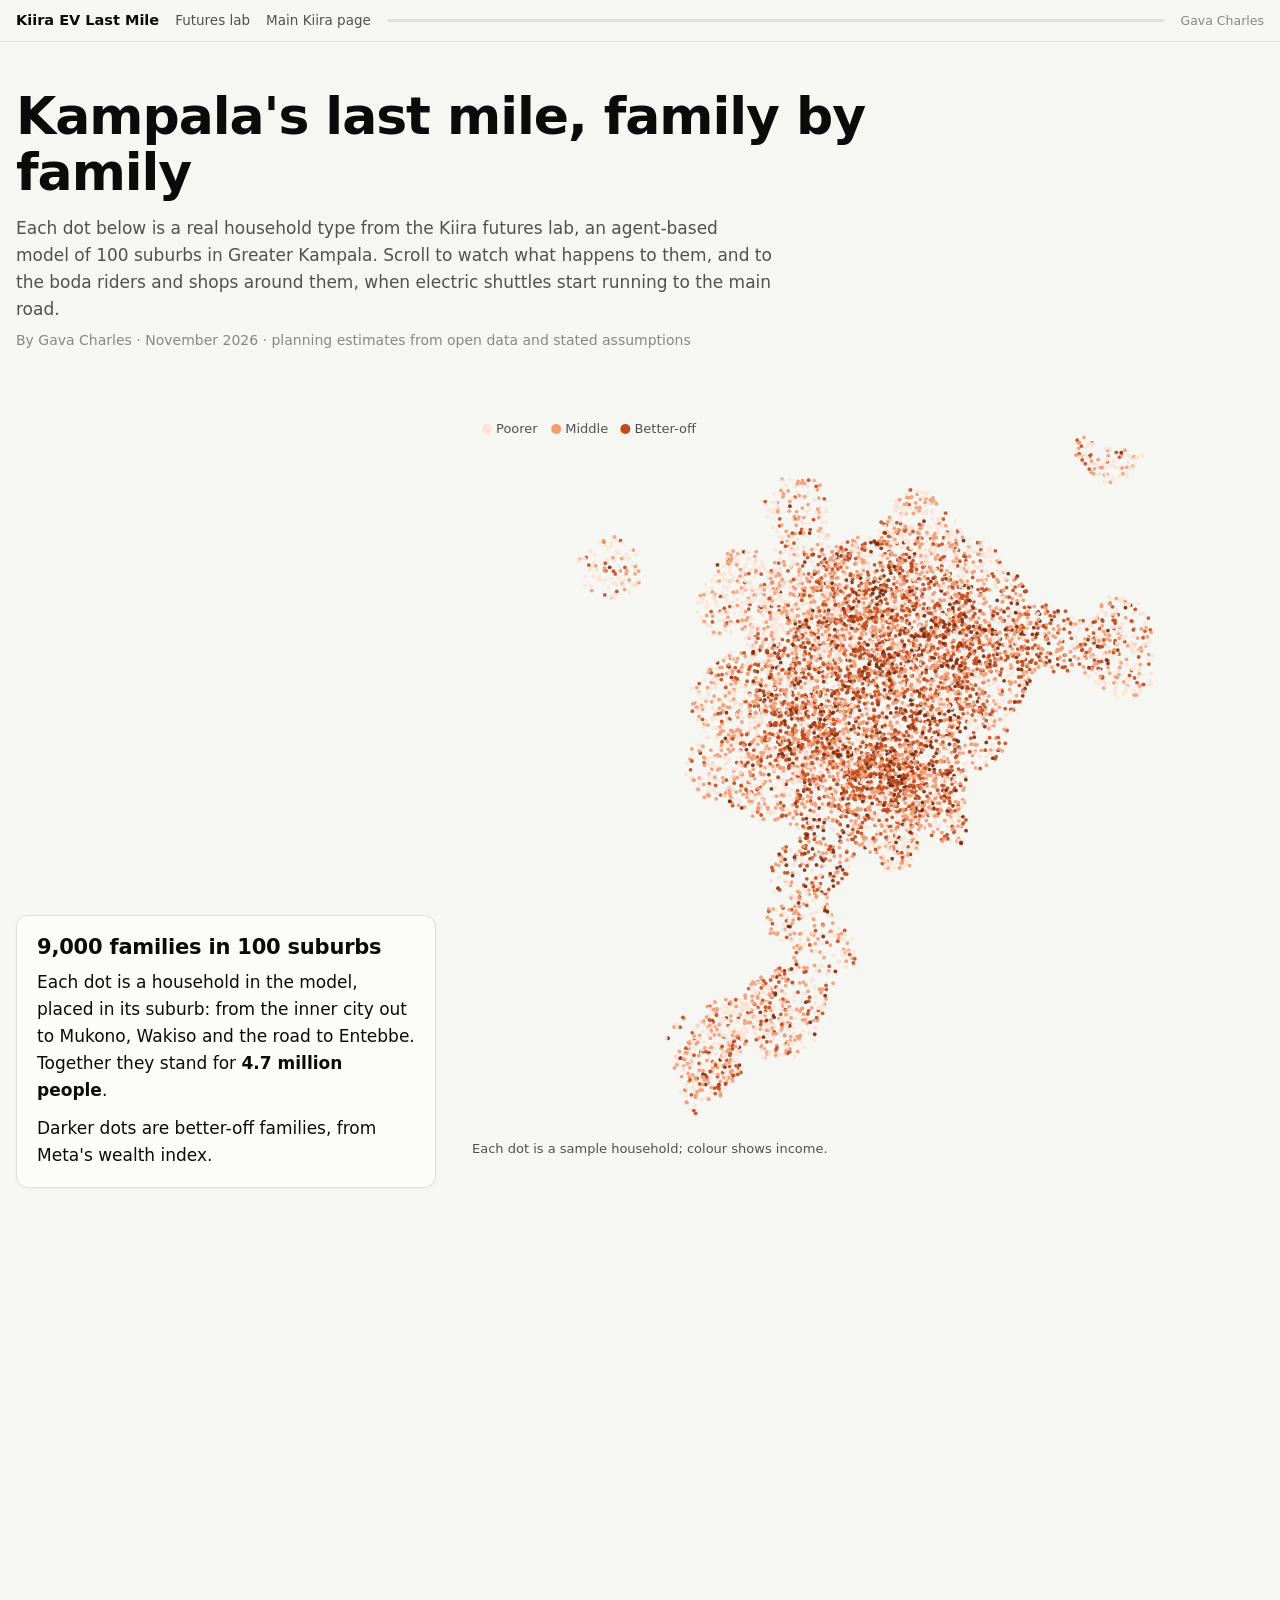
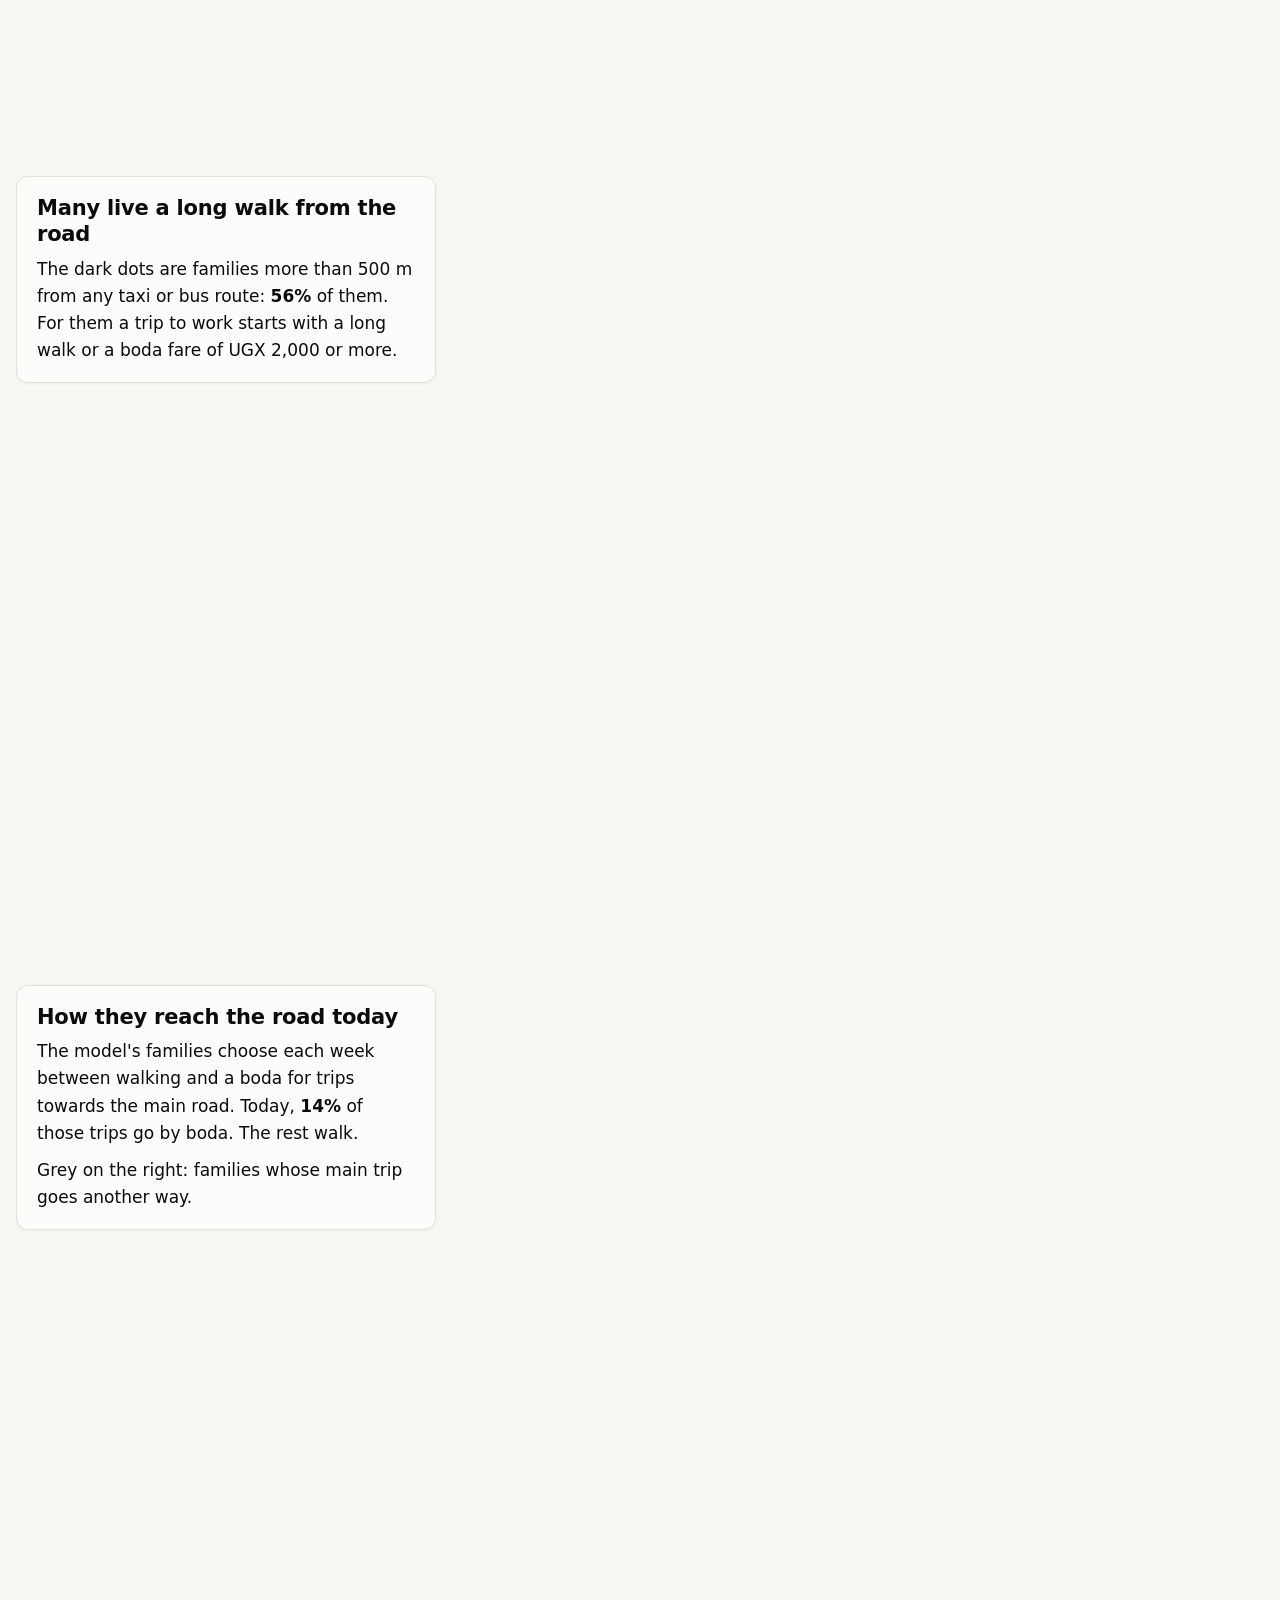
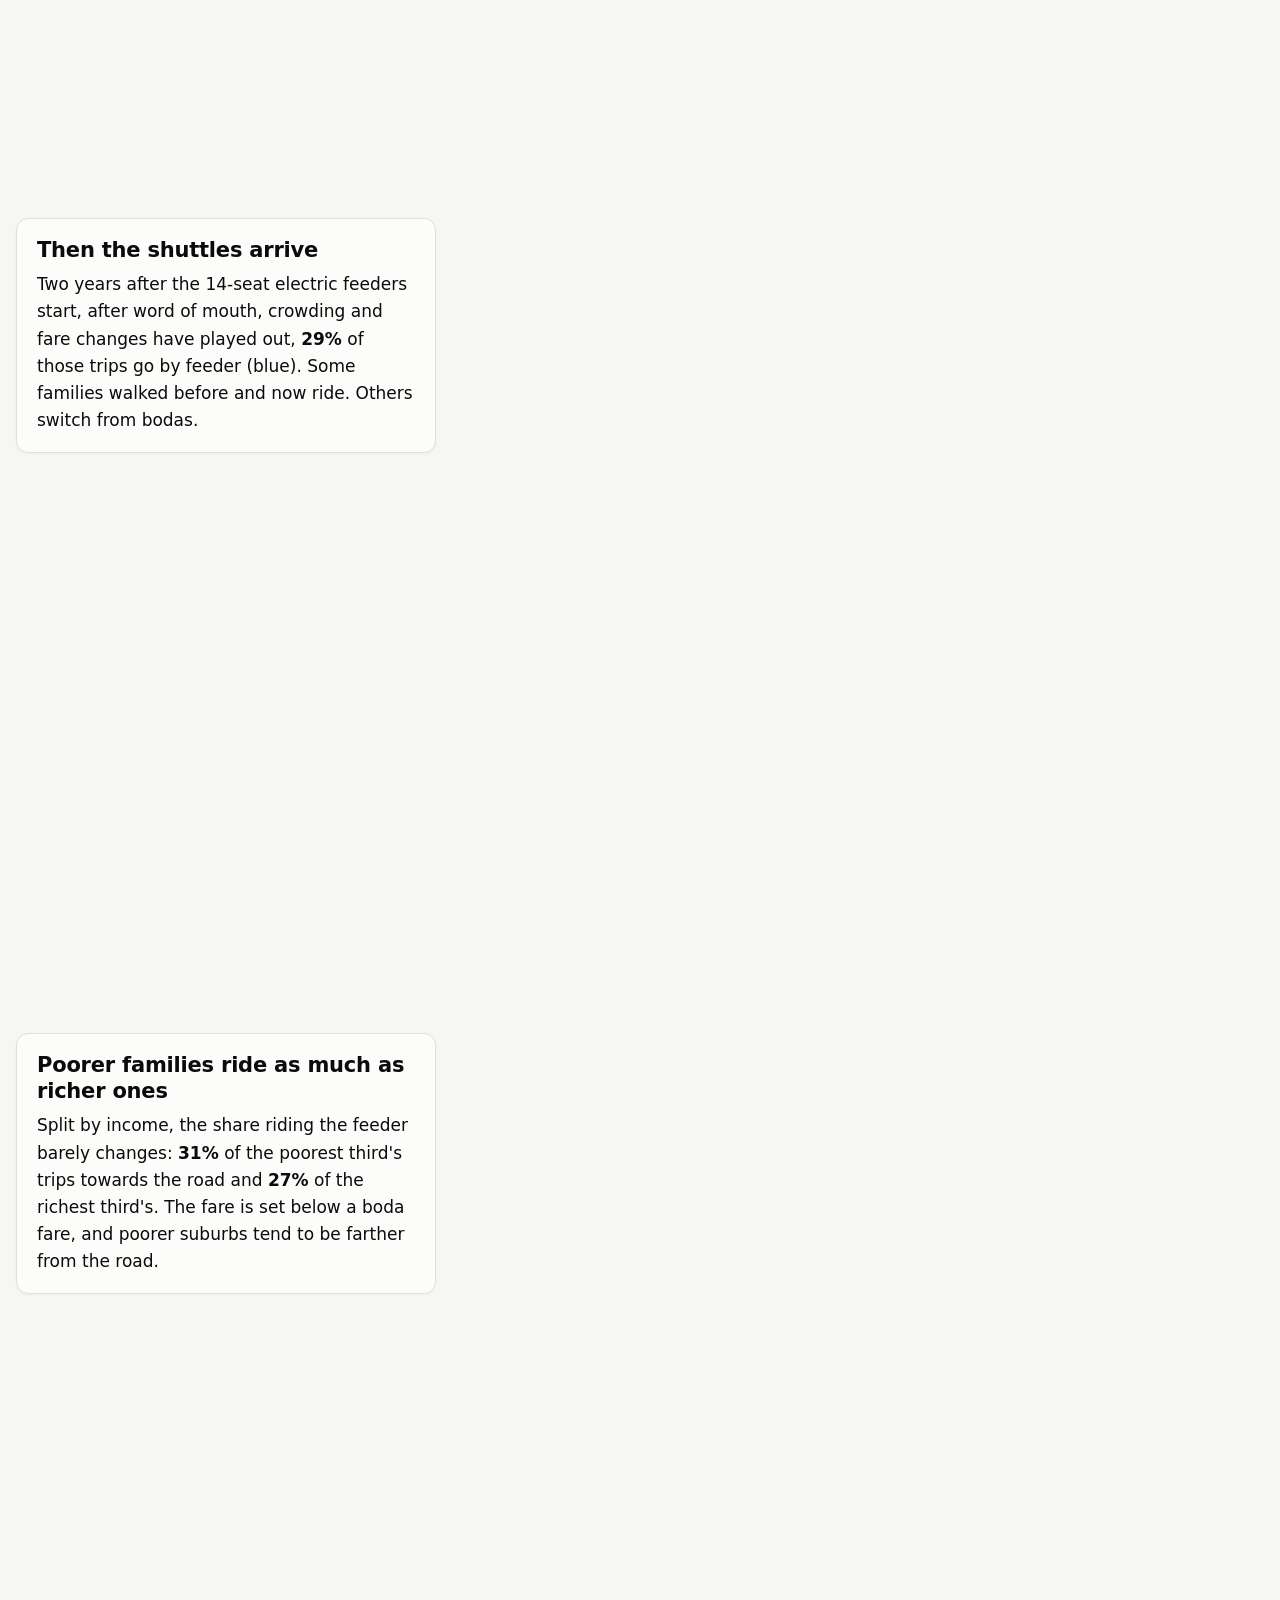
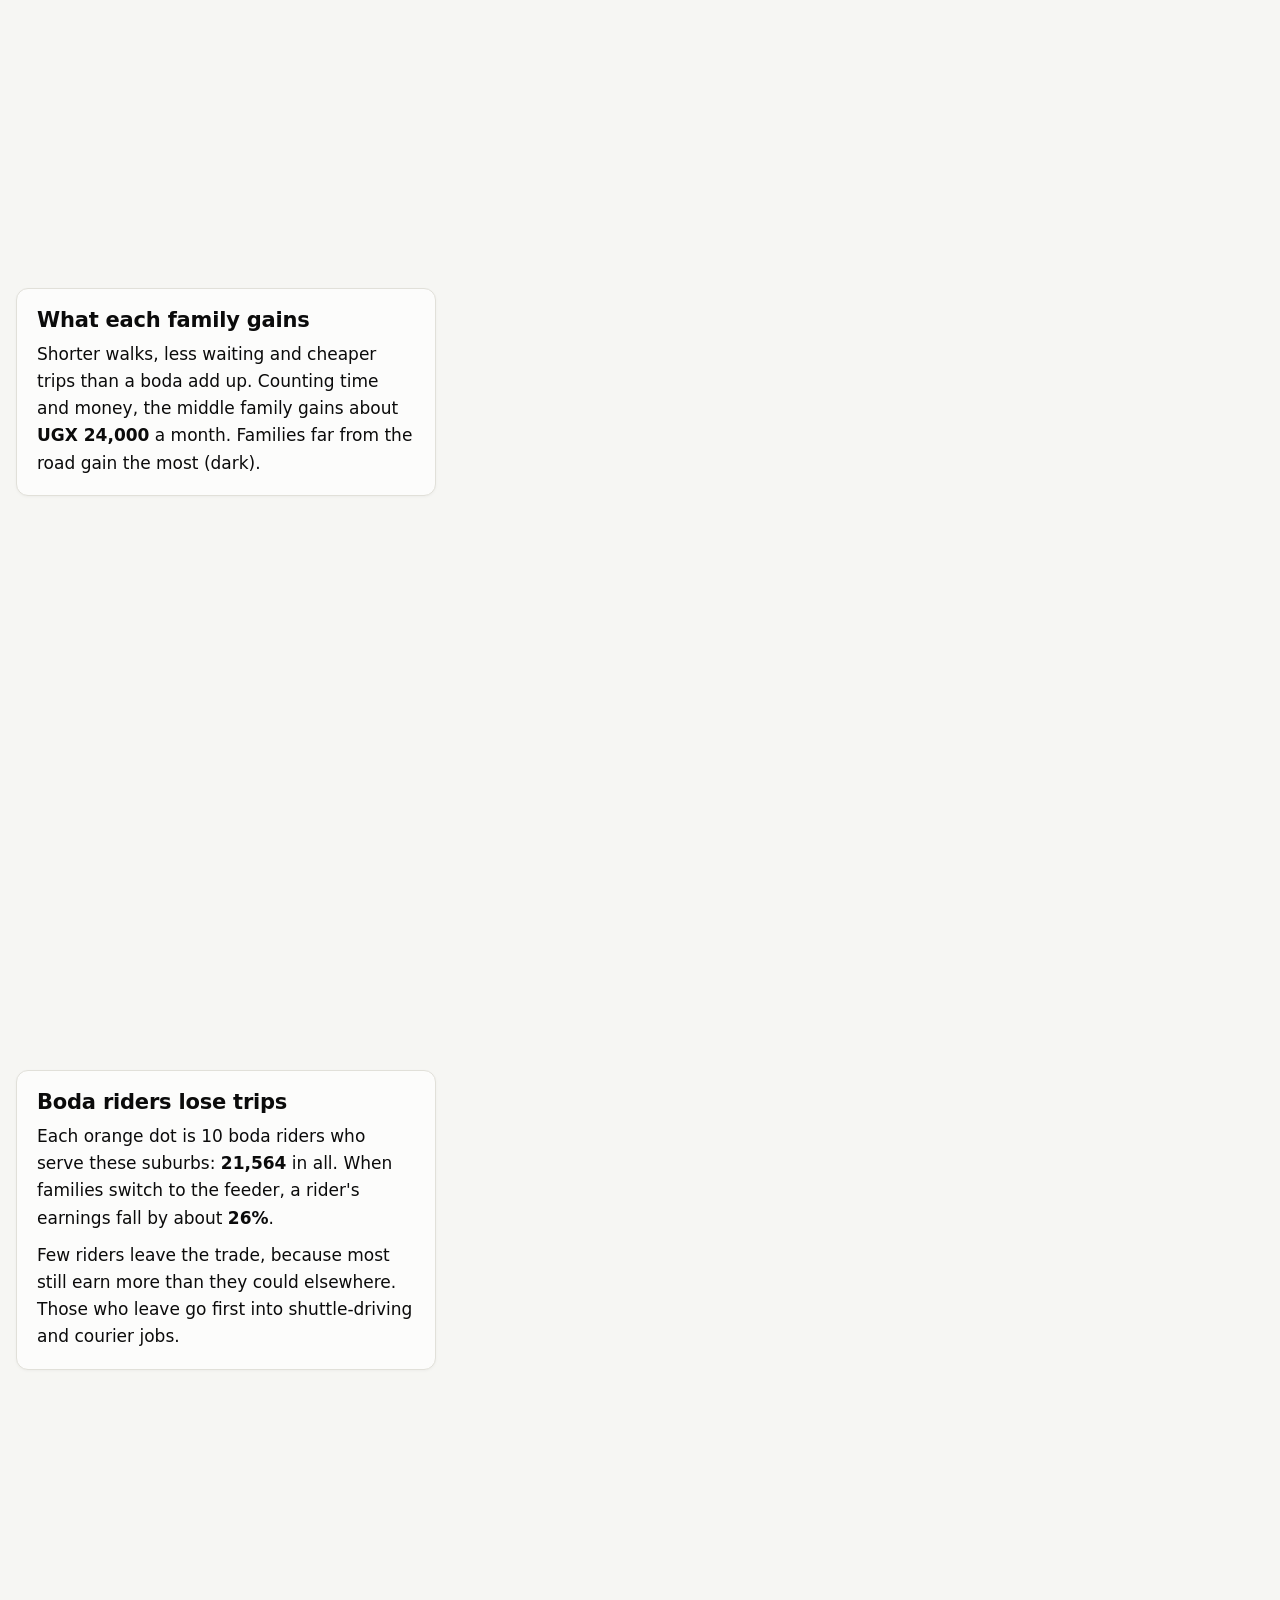
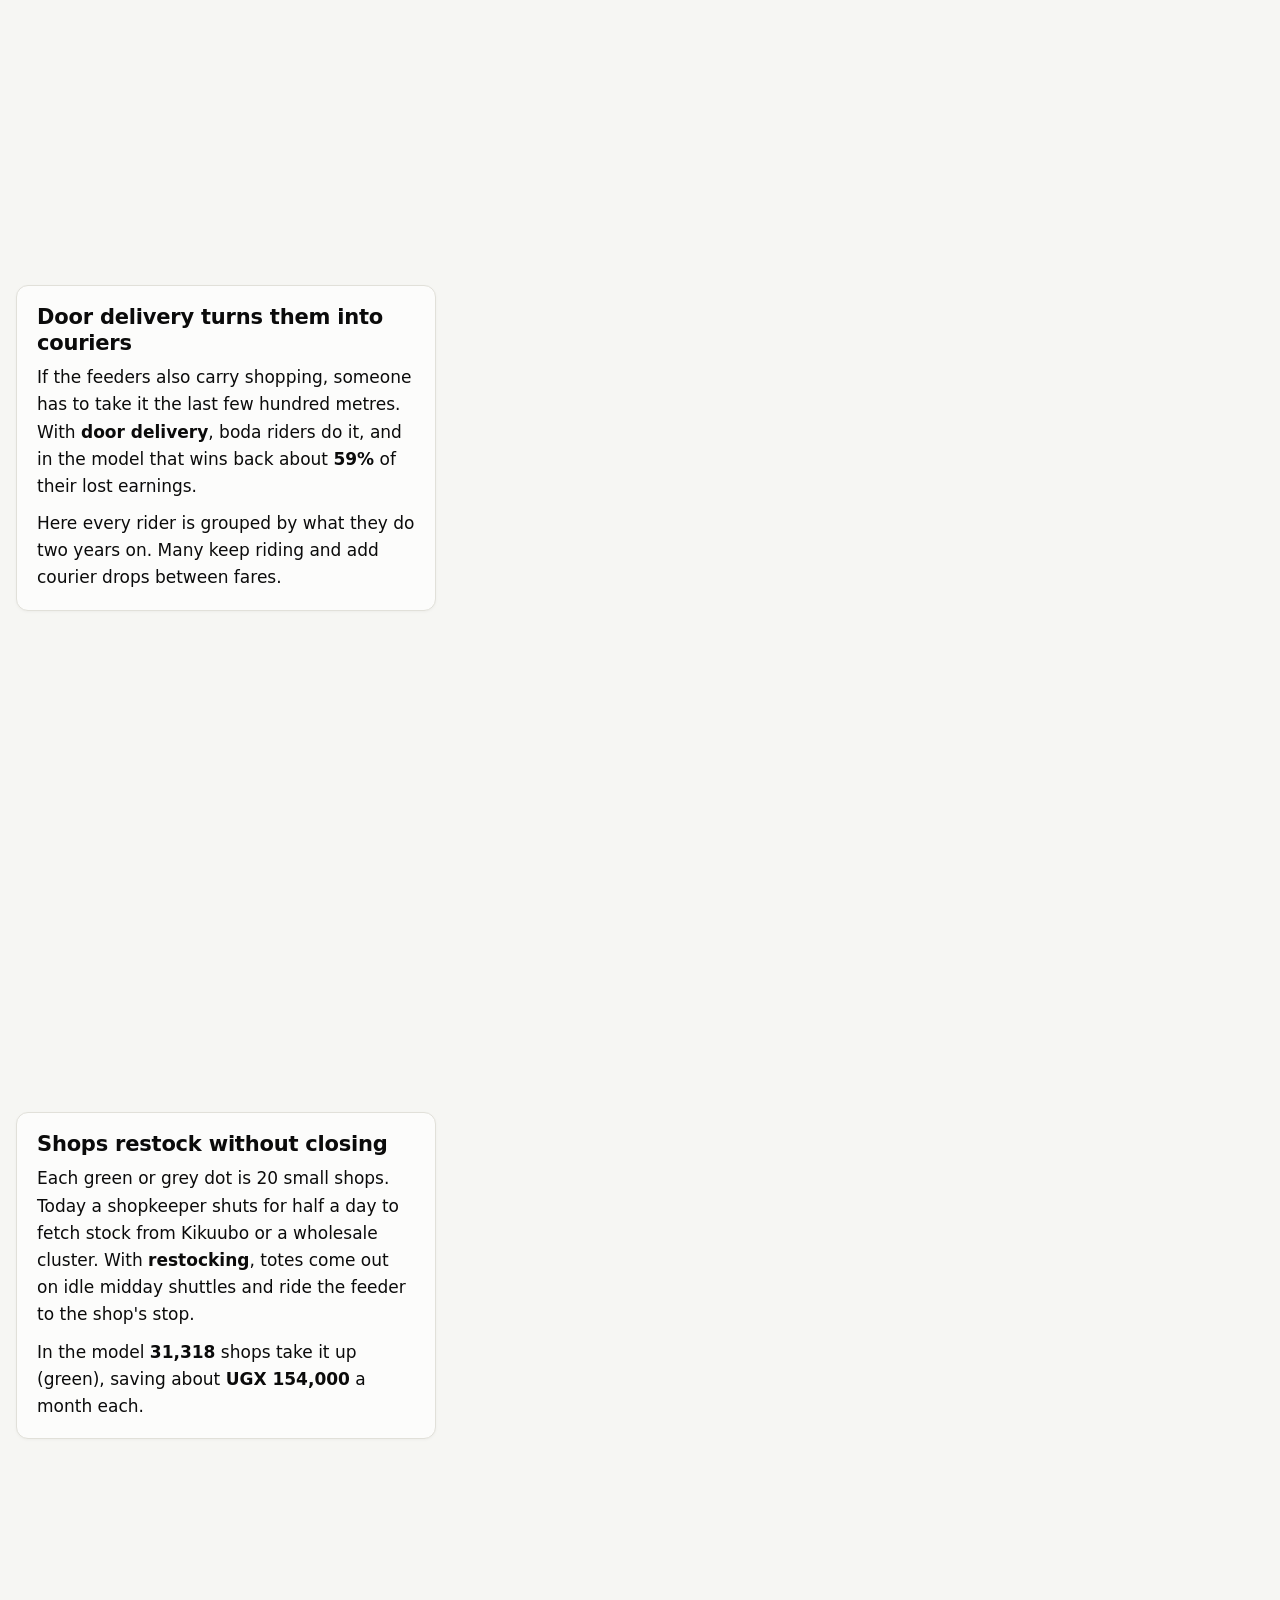
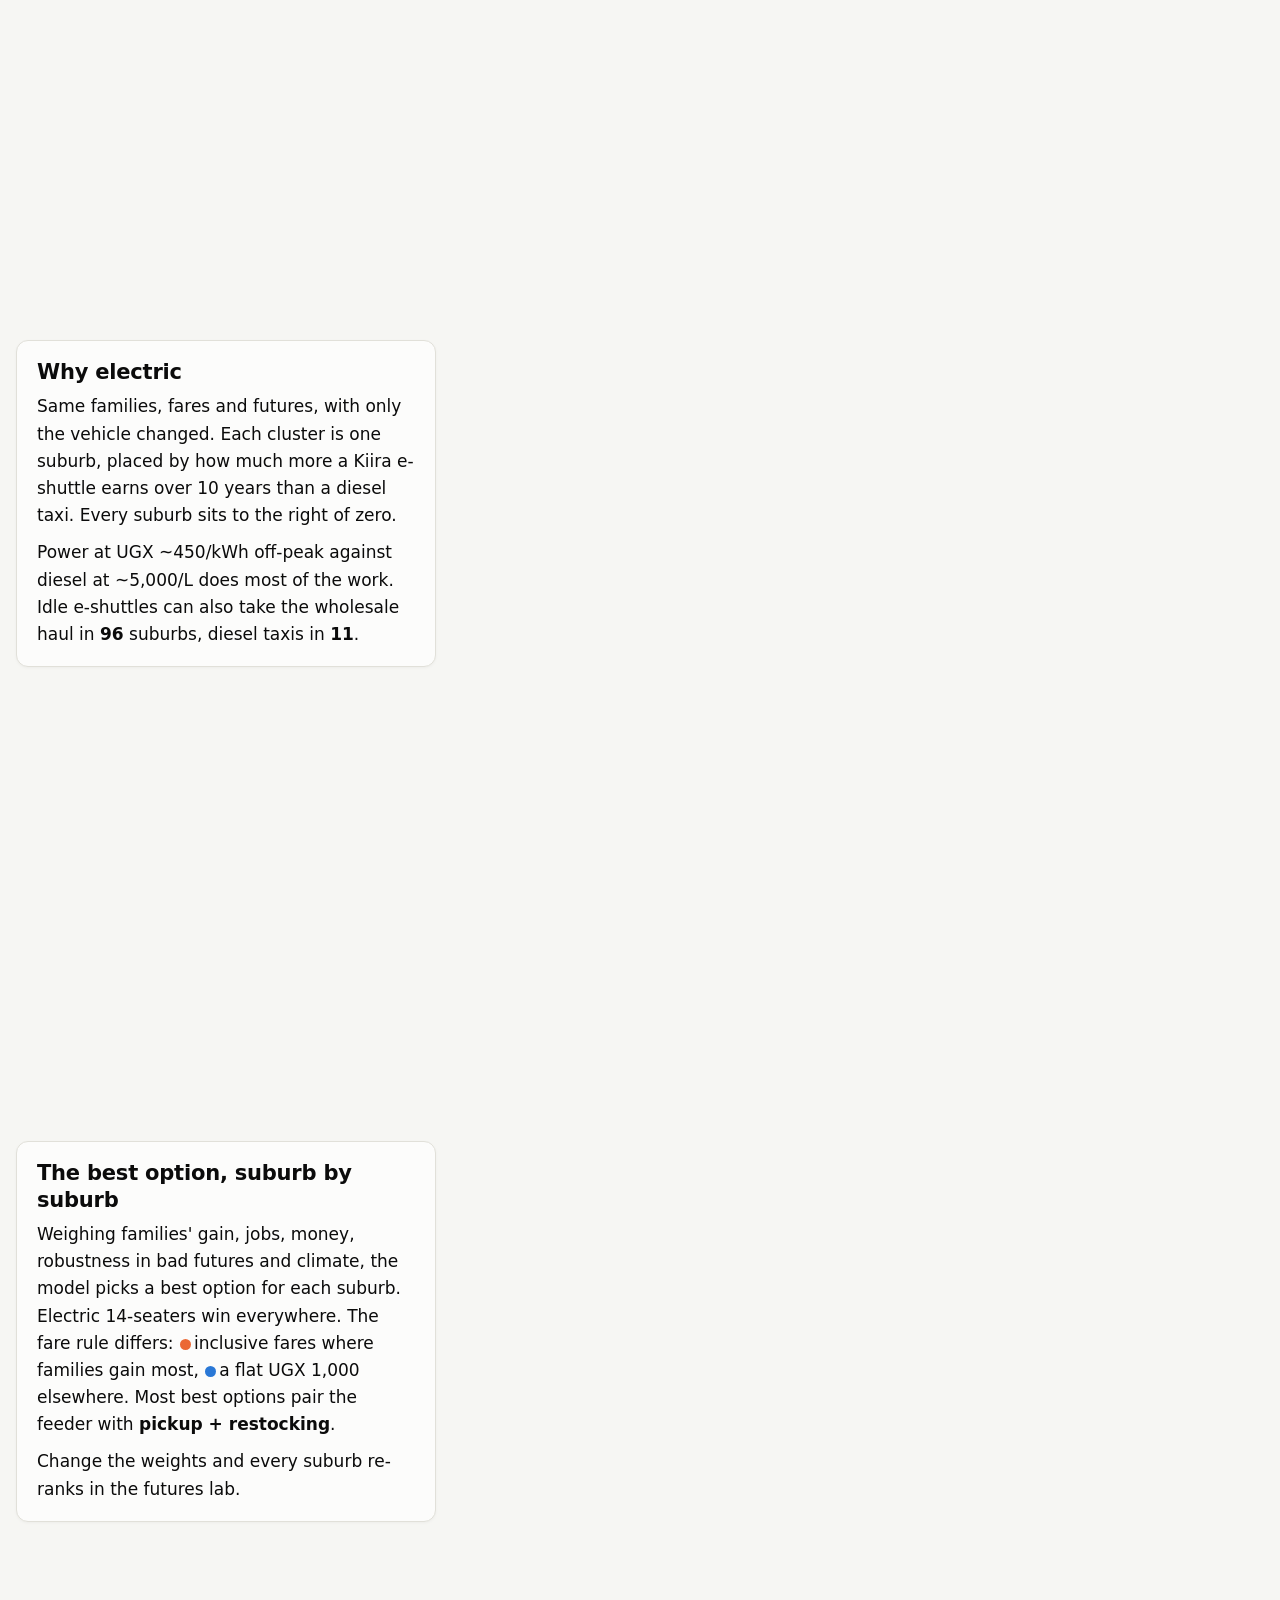
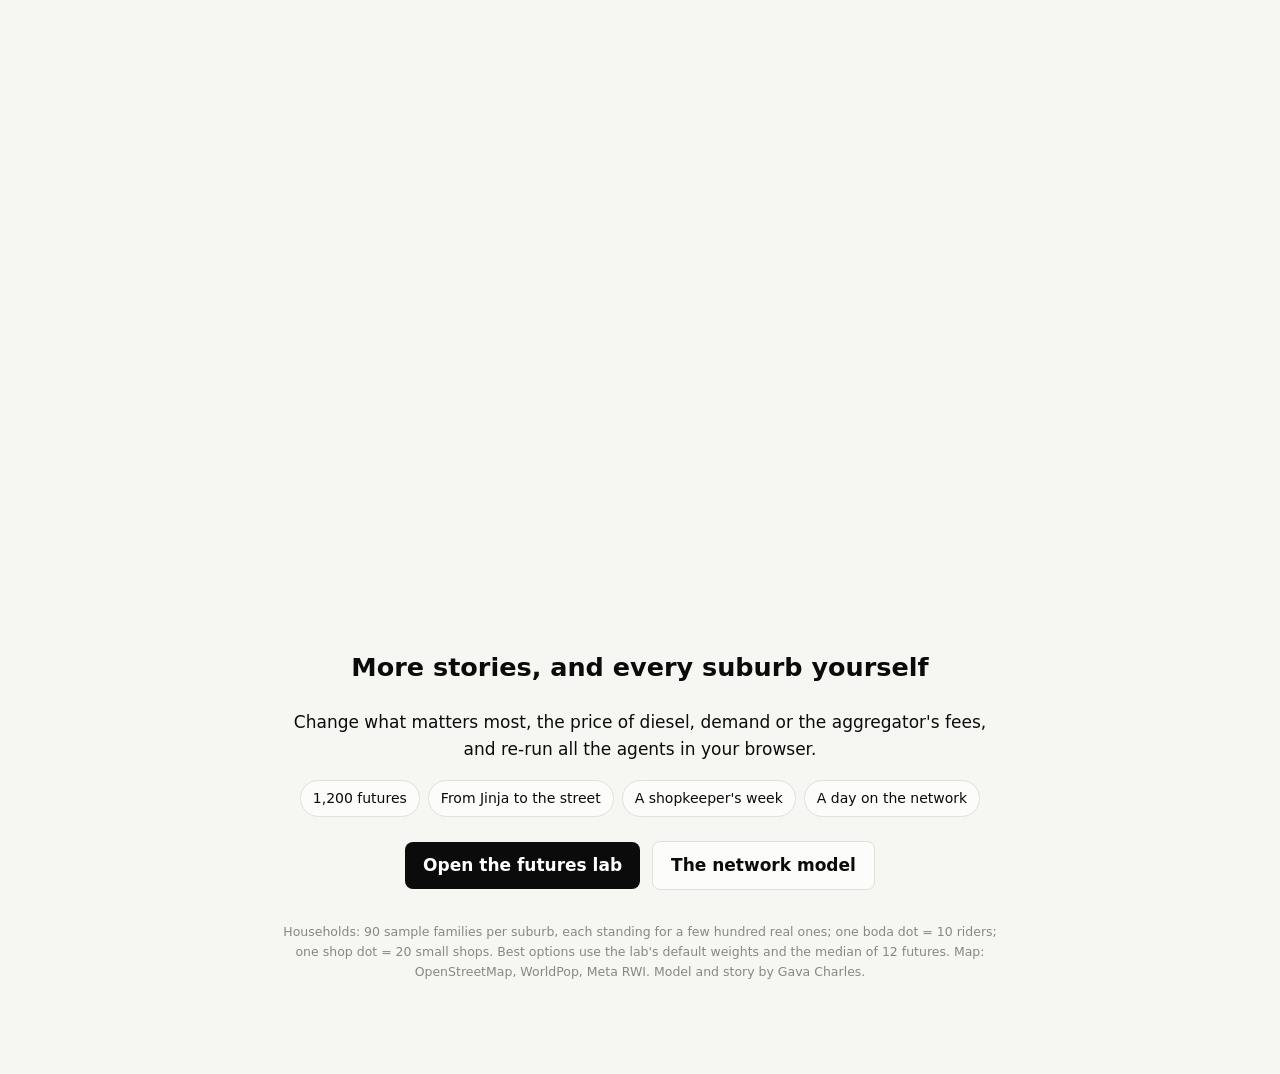
<file: kiira/story/index.html>
<!doctype html>
<html lang="en">
<head>
<meta charset="utf-8">
<meta name="viewport" content="width=device-width, initial-scale=1">
<title>Kampala's Last Mile, Family by Family</title>
<meta name="description" content="A scrolling story from the Kiira futures lab: 9,000 sample families, the boda riders who carry them and the shops they buy from, as electric shuttles arrive in 100 Kampala suburbs.">
<meta name="robots" content="noindex,nofollow">
<meta name="author" content="Gava Charles">
<style>
:root{
  --bg:#f6f6f3; --surface:#fcfcfb; --ink:#0b0b0b; --ink2:#52514e; --muted:#898781; --rule:#e1e0d9;
  --blue:#2a78d6; --orange:#eb6834; --aqua:#1baf7a; --violet:#6250d6; --amber:#eda100; --grey:#898781;
  --f:system-ui,-apple-system,"Segoe UI",Roboto,sans-serif;
}
*{box-sizing:border-box}
html{scroll-behavior:smooth}
body{margin:0;background:var(--bg);color:var(--ink);font:17px/1.6 var(--f)}
a{color:var(--blue)}
.top{position:sticky;top:0;z-index:20;background:rgba(246,246,243,.94);backdrop-filter:blur(6px);border-bottom:1px solid var(--rule)}
.top .in{max-width:1320px;margin:0 auto;padding:9px 16px;display:flex;gap:16px;align-items:center;flex-wrap:wrap;font-size:13.5px}
.top b{font-size:14.5px}
.top a{color:var(--ink2);text-decoration:none}
.top .bar{flex:1;min-width:120px;height:3px;background:var(--rule);border-radius:2px;overflow:hidden}
.top .bar i{display:block;height:100%;width:0;background:var(--ink)}
.title{max-width:1320px;margin:0 auto;padding:46px 16px 10px}
.title h1{font-size:clamp(30px,4.4vw,52px);line-height:1.08;letter-spacing:-.02em;margin:0 0 14px;max-width:980px}
.title p{color:var(--ink2);max-width:760px;margin:0 0 6px}
.title .by{font-size:14px;color:var(--muted)}
#story{max-width:1320px;margin:0 auto;padding:0 16px;display:grid;grid-template-columns:minmax(300px,420px) 1fr;gap:36px}
#steps{padding:30vh 0 50vh}
.step{min-height:92vh;display:flex;align-items:center}
.step .card{background:var(--surface);border:1px solid var(--rule);border-radius:12px;padding:18px 20px;box-shadow:0 1px 3px rgba(0,0,0,.04)}
.step h2{font-size:21px;line-height:1.25;margin:0 0 8px;letter-spacing:-.01em}
.step p{margin:0 0 10px}
.step p:last-child{margin-bottom:0}
.step .k{font-weight:700;font-variant-numeric:tabular-nums}
.sw{display:inline-block;width:11px;height:11px;border-radius:50%;margin:0 3px 0 1px;vertical-align:-1px}
#fig{position:sticky;top:44px;height:calc(100vh - 44px);display:flex;flex-direction:column;justify-content:center}
#stage{position:relative;width:100%;height:min(80vh,760px)}
#stage canvas{position:absolute;inset:0;width:100%;height:100%}
#over{position:absolute;inset:0;width:100%;height:100%;pointer-events:none;overflow:visible}
#over text{font:13px var(--f);fill:var(--ink2)}
#over .h{font-weight:700;fill:var(--ink);font-size:14px}
#over .big{font-weight:700;fill:var(--ink);font-size:22px}
#cap{font-size:13px;color:var(--ink2);min-height:40px;margin-top:6px}
.end{max-width:760px;margin:0 auto;padding:30px 16px 80px;text-align:center}
.end a.btn{display:inline-block;margin:10px 6px;padding:10px 18px;border-radius:8px;background:var(--ink);color:#fff;text-decoration:none;font-weight:600}
.end a.btn.alt{background:var(--surface);color:var(--ink);border:1px solid var(--rule)}
.note{font-size:12.5px;color:var(--muted)}
.others a{font-size:14px;padding:6px 12px;border:1px solid var(--rule);border-radius:999px;background:var(--surface);color:var(--ink);text-decoration:none}
@media (max-width:860px){
  #story{grid-template-columns:1fr;gap:0}
  #fig{order:-1;top:40px;height:58vh;z-index:5;background:var(--bg)}
  #stage{height:52vh}
  #steps{padding:10vh 0 40vh;position:relative;z-index:6}
  .step{min-height:80vh;align-items:flex-end}
  .step .card{background:rgba(252,252,251,.96)}
  body{font-size:16px}
}
</style>
</head>
<body>
<div class="top"><div class="in"><b>Kiira EV Last Mile</b><a href="../futures/">Futures lab</a><a href="../">Main Kiira page</a><span class="bar"><i id="prog"></i></span><span class="note">Gava Charles</span></div></div>
<header class="title">
  <h1>Kampala's last mile, family by family</h1>
  <p>Each dot below is a real household type from the Kiira futures lab, an agent-based model of 100 suburbs in Greater Kampala. Scroll to watch what happens to them, and to the boda riders and shops around them, when electric shuttles start running to the main road.</p>
  <p class="by">By Gava Charles · November 2026 · planning estimates from open data and stated assumptions</p>
</header>
<div id="story">
  <div id="steps"></div>
  <div id="fig"><div id="stage"><canvas id="cv"></canvas><svg id="over"></svg></div><div id="cap"></div></div>
</div>
<div class="end">
  <h2>More stories, and every suburb yourself</h2>
  <p>Change what matters most, the price of diesel, demand or the aggregator's fees, and re-run all the agents in your browser.</p>
  <div class="others" style="display:flex;flex-wrap:wrap;gap:8px;justify-content:center;margin:6px 0 14px"><a href="futures/">1,200 futures</a><a href="vehicles/">From Jinja to the street</a><a href="shops/">A shopkeeper's week</a><a href="day/">A day on the network</a></div><a class="btn" href="../futures/">Open the futures lab</a><a class="btn alt" href="../">The network model</a>
  <p class="note" style="margin-top:22px">Households: 90 sample families per suburb, each standing for a few hundred real ones; one boda dot = 10 riders; one shop dot = 20 small shops. Best options use the lab's default weights and the median of 12 futures. Map: OpenStreetMap, WorldPop, Meta RWI. Model and story by Gava Charles.</p>
</div>

<script src="../data.js"></script>
<script src="story_data.js"></script>
<script>
"use strict";
const K = window.KIIRA, ST = window.STORY;
const $ = (id) => document.getElementById(id);
const nf = (v, d = 0) => (v == null || !isFinite(v) ? "–" : v.toLocaleString("en-GB", { maximumFractionDigits: d, minimumFractionDigits: d }));
const SUB = Object.fromEntries(ST.subs.map((s) => [s.sid, s]));
const C = { blue: [42, 120, 214], orange: [235, 104, 52], aqua: [27, 175, 122], violet: [98, 80, 214], amber: [237, 161, 0], grey: [160, 159, 152], ink: [11, 11, 11], light: [205, 204, 196] };
const MODE = [["Walk", C.grey], ["Boda", C.orange], ["Feeder shuttle", C.blue], ["Trips elsewhere", C.light]];
const INC = [[253, 227, 214], [243, 155, 115], [194, 74, 28], [122, 42, 12]]; // light to dark: income
const FAMC = { "e14|flat": C.blue, "e14|learn": C.aqua, "e14|inclusive": C.orange, midi: C.violet, ice14: C.grey };
const famKey = (id) => { const [v, p] = id.split("|"); return v === "e14" ? v + "|" + p : v; };

/* ---------- dots ---------- */
// Seeded random numbers so every reader sees the same picture.
function rng(seed) { let a = seed >>> 0; return () => { a = (a + 0x6d2b79f5) | 0; let t = Math.imul(a ^ (a >>> 15), 1 | a); t = (t + Math.imul(t ^ (t >>> 7), 61 | t)) ^ t; return ((t ^ (t >>> 14)) >>> 0) / 4294967296; }; }
const R = rng(42);
const polys = {}; K.geo.suburbs.features.forEach((f) => (polys[f.properties.sid] = f.geometry));
function inPoly(x, y, g) {
  const rings = g.type === "Polygon" ? [g.coordinates] : g.coordinates;
  for (const poly of rings) { let ins = false; const r = poly[0]; for (let i = 0, j = r.length - 1; i < r.length; j = i++) { const [xi, yi] = r[i], [xj, yj] = r[j]; if ((yi > y) !== (yj > y) && x < ((xj - xi) * (y - yi)) / (yj - yi) + xi) ins = !ins; } if (ins) return true; }
  return false;
}
function bbox(g) { let a = [1e9, 1e9, -1e9, -1e9]; const rings = g.type === "Polygon" ? [g.coordinates] : g.coordinates; rings.forEach((p) => p[0].forEach(([x, y]) => { a = [Math.min(a[0], x), Math.min(a[1], y), Math.max(a[2], x), Math.max(a[3], y)]; })); return a; }
const BB = {}; for (const k in polys) BB[k] = bbox(polys[k]);
function randIn(sid) { const g = polys[sid], b = BB[sid]; for (let t = 0; t < 60; t++) { const x = b[0] + R() * (b[2] - b[0]), y = b[1] + R() * (b[3] - b[1]); if (inPoly(x, y, g)) return [x, y]; } return [(b[0] + b[2]) / 2, (b[1] + b[3]) / 2]; }

const D = []; // every dot: {kind, sid, lon, lat, ...}
ST.agents.forEach((a) => { const [sid, inc, far, base, fin, gain, ord] = a; const [lon, lat] = randIn(sid); D.push({ kind: "h", sid, inc, far, base, fin, gain, ord, lon, lat }); });
const incSorted = D.map((d) => d.inc).sort((a, b) => a - b), t1 = incSorted[Math.floor(incSorted.length / 3)], t2 = incSorted[Math.floor((2 * incSorted.length) / 3)];
D.forEach((d) => (d.third = d.inc < t1 ? 0 : d.inc < t2 ? 1 : 2));
ST.subs.forEach((s) => {
  // boda riders, 1 dot = 10, two years on with door delivery: riding only, riding plus courier drops, now shuttle drivers, left the trade
  const n0 = Math.round(s.B0 / 10), drv = Math.round(s.drv / 10), cour = Math.round(s.cour / 10), left = Math.round(s.left / 10);
  for (let i = 0; i < n0; i++) { const [lon, lat] = randIn(s.sid); D.push({ kind: "b", sid: s.sid, lon, lat, fate: i < cour ? 1 : i < cour + drv ? 2 : i < cour + drv + left ? 3 : 0 }); }
  const ns = Math.round(s.shops / 20), rs = Math.round(s.rsOn / 20);
  for (let i = 0; i < ns; i++) { const [lon, lat] = randIn(s.sid); D.push({ kind: "s", sid: s.sid, lon, lat, rs: i < rs ? 1 : 0 }); }
});
const N = D.length;

/* ---------- geometry ---------- */
const cv = $("cv"), ctx = cv.getContext("2d"), over = $("over");
let W = 0, H = 0, DPR = 1;
let geo = null;
function fitMap() {
  let b = [1e9, 1e9, -1e9, -1e9]; Object.values(BB).forEach((x) => { b = [Math.min(b[0], x[0]), Math.min(b[1], x[1]), Math.max(b[2], x[2]), Math.max(b[3], x[3])]; });
  const k = Math.cos((((b[1] + b[3]) / 2) * Math.PI) / 180), pad = 18;
  const sx = (W - 2 * pad) / ((b[2] - b[0]) * k), sy = (H - 2 * pad) / (b[3] - b[1]), s = Math.min(sx, sy);
  const ox = (W - (b[2] - b[0]) * k * s) / 2, oy = (H - (b[3] - b[1]) * s) / 2;
  geo = { p: (lon, lat) => [ox + (lon - b[0]) * k * s, oy + (b[3] - lat) * s], s };
}

/* ---------- layouts: one target (x, y, r, colour, alpha) per dot for each beat ---------- */
const hide = (d) => ({ x: d._mx, y: d._my, r: 1.2, c: C.light, a: 0 });
function onMap(d, c, a = 0.9, r = 1.9) { return { x: d._mx, y: d._my, r, c, a }; }
// Unit grid: dots in columns (one per group), stacked bottom-up in rows of `per`.
function grids(groups, labels, opts = {}) {
  const n = labels.length, top = opts.top || 70, bottom = H - (opts.bottom || 40), gw = (W - 40) / n, step = opts.step || Math.max(3.2, Math.min(6, Math.sqrt(((gw - 20) * (bottom - top)) / Math.max(...groups.map((g) => g.length || 1))) * 0.98));
  const per = Math.max(1, Math.floor((gw - 20) / step)), pos = new Map();
  groups.forEach((g, j) => g.forEach((d, i) => pos.set(d, [20 + j * gw + 10 + (i % per) * step + step / 2, bottom - Math.floor(i / per) * step])));
  return { pos, step, gw, per, top, bottom };
}
const GAIN = (() => { const g = D.filter((d) => d.kind === "h" && d.fin !== 3).map((d) => d.gain).sort((a, b) => a - b); return { lo: g[Math.floor(g.length * 0.01)], hi: g[Math.floor(g.length * 0.99)], med: g[Math.floor(g.length / 2)] }; })();

const BEATS = [];
function beat(id, html, layout, overlay) { BEATS.push({ id, html, layout, overlay: overlay || (() => "") }); }
const H_ = D.filter((d) => d.kind === "h"), B_ = D.filter((d) => d.kind === "b"), S_ = D.filter((d) => d.kind === "s");
const T = ST.totals;
const share = (arr, f) => arr.filter(f).length / Math.max(1, arr.length);

beat("families", `<h2>9,000 families in 100 suburbs</h2><p>Each dot is a household in the model, placed in its suburb: from the inner city out to Mukono, Wakiso and the road to Entebbe. Together they stand for <span class="k">${nf(T.pop / 1e6, 1)} million people</span>.</p><p>Darker dots are better-off families, from Meta's wealth index.</p>`,
  (d) => (d.kind === "h" ? onMap(d, INC[d.third + (d.inc > incSorted[Math.floor(incSorted.length * 0.9)] ? 1 : 0)]) : hide(d)),
  () => legendRow([["Poorer", INC[0]], ["Middle", INC[1]], ["Better-off", INC[2]]]));
beat("far", `<h2>Many live a long walk from the road</h2><p>The dark dots are families more than 500 m from any taxi or bus route: <span class="k">${Math.round(share(H_, (d) => d.far) * 100)}%</span> of them. For them a trip to work starts with a long walk or a boda fare of UGX 2,000 or more.</p>`,
  (d) => (d.kind === "h" ? onMap(d, d.far ? C.ink : C.light, d.far ? 0.95 : 0.6) : hide(d)),
  () => legendRow([["Over 500 m from the road", C.ink], ["Closer", C.light]]));
let gToday, gNow, gInc;
beat("today", `<h2>How they reach the road today</h2><p>The model's families choose each week between walking and a boda for trips towards the main road. Today, <span class="k">${Math.round(share(H_.filter((d) => d.base !== 3), (d) => d.base === 1) * 100)}%</span> of those trips go by boda. The rest walk.</p><p>Grey on the right: families whose main trip goes another way.</p>`,
  (d) => { if (d.kind !== "h") return hide(d); const p = gToday.pos.get(d); return { x: p[0], y: p[1], r: gToday.step * 0.4, c: MODE[d.base][1], a: 0.92 }; },
  () => colLabels(gToday, ["Walk", "Boda", "Trips elsewhere"], [0, 1, 3].map((m) => H_.filter((d) => d.base === m).length)));
beat("shuttle", `<h2>Then the shuttles arrive</h2><p>Two years after the 14-seat electric feeders start, after word of mouth, crowding and fare changes have played out, <span class="k">${Math.round(share(H_.filter((d) => d.fin !== 3), (d) => d.fin === 2) * 100)}%</span> of those trips go by feeder (blue). Some families walked before and now ride. Others switch from bodas.</p>`,
  (d) => { if (d.kind !== "h") return hide(d); const p = gNow.pos.get(d); return { x: p[0], y: p[1], r: gNow.step * 0.4, c: MODE[d.fin][1], a: 0.92 }; },
  () => colLabels(gNow, ["Walk", "Boda", "Feeder shuttle", "Trips elsewhere"], [0, 1, 2, 3].map((m) => H_.filter((d) => d.fin === m).length)));
beat("income", `<h2>Poorer families ride as much as richer ones</h2><p>Split by income, the share riding the feeder barely changes: <span class="k">${Math.round(ST.use[0] * 100)}%</span> of the poorest third's trips towards the road and <span class="k">${Math.round(ST.use[2] * 100)}%</span> of the richest third's. The fare is set below a boda fare, and poorer suburbs tend to be farther from the road.</p>`,
  (d) => { if (d.kind !== "h") return hide(d); const p = gInc.pos.get(d); return { x: p[0], y: p[1], r: gInc.step * 0.4, c: MODE[d.fin][1], a: d.fin === 3 ? 0.25 : 0.92 }; },
  () => colLabels(gInc, ["Poorest third", "Middle third", "Richest third"], [0, 1, 2].map((t) => Math.round(100 * share(H_.filter((d) => d.third === t && d.fin !== 3), (d) => d.fin === 2)) + "% by feeder"), true));
beat("gain", `<h2>What each family gains</h2><p>Shorter walks, less waiting and cheaper trips than a boda add up. Counting time and money, the middle family gains about <span class="k">UGX ${nf(Math.round(GAIN.med / 1000) * 1000)}</span> a month. Families far from the road gain the most (dark).</p>`,
  (d) => { if (d.kind !== "h") return hide(d); if (d.fin === 3 || d.gain > GAIN.hi || d.gain < GAIN.lo) return { x: d._sx, y: H - 30, r: 1.2, c: C.light, a: 0 }; return { x: d._gx, y: d._gy, r: 2.1, c: d.far ? C.ink : C.blue, a: 0.8 }; },
  () => gainAxis());
beat("bodas", `<h2>Boda riders lose trips</h2><p>Each orange dot is 10 boda riders who serve these suburbs: <span class="k">${nf(T.B0)}</span> in all. When families switch to the feeder, a rider's earnings fall by about <span class="k">${Math.abs(Math.round(T.bodaPct * 100))}%</span>.</p><p>Few riders leave the trade, because most still earn more than they could elsewhere. Those who leave go first into shuttle-driving and courier jobs.</p>`,
  (d) => { if (d.kind === "h") return { x: d._mx, y: d._my, r: 1.4, c: C.light, a: 0.35 }; if (d.kind !== "b") return hide(d); return onMap(d, C.orange, 0.9, 2.1); },
  () => legendRow([["10 boda riders", C.orange], ["Households", C.light]]));
let gBoda;
beat("couriers", `<h2>Door delivery turns them into couriers</h2><p>If the feeders also carry shopping, someone has to take it the last few hundred metres. With <b>door delivery</b>, boda riders do it, and in the model that wins back about <span class="k">${Math.round(ST.bodaRecovery * 100)}%</span> of their lost earnings.</p><p>Here every rider is grouped by what they do two years on. Many keep riding and add courier drops between fares.</p>`,
  (d) => { if (d.kind !== "b") return d.kind === "h" ? { x: d._mx, y: d._my, r: 1.2, c: C.light, a: 0 } : hide(d); const p = gBoda.pos.get(d); return { x: p[0], y: p[1], r: gBoda.step * 0.42, c: [C.orange, C.aqua, C.blue, C.grey][d.fate], a: 0.95 }; },
  () => colLabels(gBoda, ["Riding only", "Riding + courier drops", "Now shuttle drivers", "Left the trade"], [0, 1, 2, 3].map((f) => nf(B_.filter((d) => d.fate === f).length * 10) + " riders"), true));
beat("shops", `<h2>Shops restock without closing</h2><p>Each green or grey dot is 20 small shops. Today a shopkeeper shuts for half a day to fetch stock from Kikuubo or a wholesale cluster. With <b>restocking</b>, totes come out on idle midday shuttles and ride the feeder to the shop's stop.</p><p>In the model <span class="k">${nf(T.rsOn)}</span> shops take it up (green), saving about <span class="k">UGX ${nf(Math.round(T.restockSave / 1000) * 1000)}</span> a month each.</p>`,
  (d) => { if (d.kind === "h") return { x: d._mx, y: d._my, r: 1.2, c: C.light, a: 0.25 }; if (d.kind !== "s") return hide(d); return onMap(d, d.rs ? C.aqua : C.grey, d.rs ? 0.95 : 0.55, d.rs ? 2.2 : 1.6); },
  () => corridors() + legendRow([["20 shops restocking", C.aqua], ["20 shops not yet", C.grey], ["Wholesale corridor", C.aqua]]));
beat("ev", `<h2>Why electric</h2><p>Same families, fares and futures, with only the vehicle changed. Each cluster is one suburb, placed by how much more a Kiira e-shuttle earns over 10 years than a diesel taxi. Every suburb sits to the right of zero.</p><p>Power at UGX ~450/kWh off-peak against diesel at ~5,000/L does most of the work. Idle e-shuttles can also take the wholesale haul in <span class="k">${ST.haulE}</span> suburbs, diesel taxis in <span class="k">${ST.haulD}</span>.</p>`,
  (d) => { if (d.kind !== "h") return hide(d); return { x: d._ex, y: d._ey, r: 1.7, c: C.aqua, a: 0.85 }; },
  () => evAxis());
beat("best", `<h2>The best option, suburb by suburb</h2><p>Weighing families' gain, jobs, money, robustness in bad futures and climate, the model picks a best option for each suburb. Electric 14-seaters win everywhere. The fare rule differs: <span class="sw" style="background:rgb(${C.orange})"></span>inclusive fares where families gain most, <span class="sw" style="background:rgb(${C.blue})"></span>a flat UGX 1,000 elsewhere. Most best options pair the feeder with <b>${ST.topAgg}</b>.</p><p>Change the weights and every suburb re-ranks in the futures lab.</p>`,
  (d) => (d.kind === "h" ? onMap(d, FAMC[famKey(SUB[d.sid].best)], 0.9) : hide(d)),
  () => legendRow(Object.entries(ST.bestCounts).map(([k, n]) => [`${ST.famLabel[k]} (${n})`, FAMC[k]])));

/* ---------- overlays ---------- */
function legendRow(items) { let x = 10; return items.map(([t, c]) => { const s = `<circle cx="${x + 5}" cy="16" r="5" fill="rgb(${c})"/><text x="${x + 14}" y="20">${t}</text>`; x += 26 + t.length * 7.2; return s; }).join(""); }
function colLabels(g, labels, counts, isText) { return labels.map((l, j) => `<text class="h" x="${20 + j * g.gw + 10}" y="${g.top - 34}">${l}</text><text x="${20 + j * g.gw + 10}" y="${g.top - 16}">${isText ? counts[j] : nf(counts[j]) + " families"}</text>`).join(""); }
function gainAxis() { const x = (v) => 40 + ((v - GAIN.lo) / (GAIN.hi - GAIN.lo)) * (W - 80), y = H - 40; let s = `<line x1="40" x2="${W - 40}" y1="${y}" y2="${y}" stroke="#c3c2b7"/>`; for (const v of [0, 25000, 50000, 75000, 100000]) if (v >= GAIN.lo && v <= GAIN.hi) s += `<text x="${x(v)}" y="${y + 18}" text-anchor="middle">${v / 1000}k</text>`; s += `<line x1="${x(GAIN.med)}" x2="${x(GAIN.med)}" y1="60" y2="${y}" stroke="#0b0b0b" stroke-dasharray="3 3"/><text class="h" x="${x(GAIN.med) + 6}" y="74">median UGX ${nf(Math.round(GAIN.med / 1000))}k a month</text><text x="${W - 40}" y="${y + 34}" text-anchor="end">gain per household, UGX a month (money and time)</text>`; return s + legendRow([["Over 500 m from the road", C.ink], ["Closer", C.blue]]); }
let EVX = null;
function evAxis() { const { x, lo, hi } = EVX, y = H - 40; let s = `<line x1="40" x2="${W - 30}" y1="${y}" y2="${y}" stroke="#c3c2b7"/><line x1="${x(0)}" x2="${x(0)}" y1="50" y2="${y}" stroke="#0b0b0b" stroke-dasharray="3 3"/><text x="${x(0) + 6}" y="62">diesel better ← | → electric better</text>`; for (let v = 0; v <= hi; v += hi > 1.5 ? 0.5 : 0.25) s += `<text x="${x(v)}" y="${y + 18}" text-anchor="middle">+$${v.toFixed(2)}m</text>`; s += `<text x="${W - 30}" y="${y + 34}" text-anchor="end">extra 10-year value of an e-shuttle over a diesel taxi, per suburb</text>`; [["Inner city", 0.3], ["Commuter belt", 0.52], ["Growth frontier", 0.74]].forEach(([l, f]) => (s += `<text class="h" x="${W - 30}" y="${H * f - 26}" text-anchor="end">${l}</text>`)); return s; }
function corridors() { if (!geo) return ""; const w0 = geo.p(32.5745, 0.3128); let s = ""; const mx = Math.max(...Object.values(ST.hubFlow), 1e-9);
  K.geo.trunks.features.forEach((f) => { const v = ST.hubFlow[f.properties.hub] || 0; if (v <= 0) return; const cs = f.geometry.type === "LineString" ? [f.geometry.coordinates] : f.geometry.coordinates;
    cs.forEach((line) => { s += `<path d="${line.map(([lo, la], i) => (i ? "L" : "M") + geo.p(lo, la).map((z) => z.toFixed(1)).join(",")).join("")}" fill="none" stroke="rgb(${C.aqua})" stroke-opacity=".55" stroke-width="${(0.8 + 3.2 * Math.sqrt(v / mx)).toFixed(1)}" stroke-linecap="round"/>`; }); });
  return s + `<circle cx="${w0[0]}" cy="${w0[1]}" r="7" fill="#0b0b0b" stroke="#fff" stroke-width="2"/><text class="h" x="${w0[0] + 10}" y="${w0[1] + 4}">Kikuubo and Owino</text>`; }

/* ---------- layout pass ---------- */
let LAY = []; // per beat: Float32Array x,y,r,a and Uint8 rgb
function layout() {
  const box = $("stage").getBoundingClientRect(); W = box.width; H = box.height; DPR = Math.min(2, window.devicePixelRatio || 1);
  cv.width = W * DPR; cv.height = H * DPR; over.setAttribute("viewBox", `0 0 ${W} ${H}`);
  fitMap();
  D.forEach((d) => { [d._mx, d._my] = geo.p(d.lon, d.lat); });
  const hh = H_;
  gToday = grids([0, 1, 3].map((m) => hh.filter((d) => d.base === m)), [0, 1, 2]);
  gNow = grids([0, 1, 2, 3].map((m) => hh.filter((d) => d.fin === m)), [0, 1, 2, 3]);
  // income: three columns (thirds), each sorted feeder first so the blue block reads as a share
  const ord = { 2: 0, 1: 1, 0: 2, 3: 3 };
  gInc = grids([0, 1, 2].map((t) => hh.filter((d) => d.third === t).sort((a, b) => ord[a.fin] - ord[b.fin])), [0, 1, 2]);
  gBoda = grids([0, 1, 2, 3].map((f) => B_.filter((d) => d.fate === f)), [0, 1, 2, 3], { step: Math.max(5, Math.min(9, W / 110)) });
  // gain beeswarm (simple binned stacking)
  const x = (v) => 40 + ((Math.max(GAIN.lo, Math.min(GAIN.hi, v)) - GAIN.lo) / (GAIN.hi - GAIN.lo)) * (W - 80), bins = {}, bw = 4.2;
  hh.filter((d) => d.fin !== 3 && d.gain <= GAIN.hi && d.gain >= GAIN.lo).sort((a, b) => a.far - b.far).forEach((d) => { const bx = Math.round(x(d.gain) / bw); bins[bx] = (bins[bx] || 0) + 1; d._gx = bx * bw; d._gy = H - 46 - bins[bx] * 3.0; });
  const maxStack = Math.max(...Object.values(bins)); if (maxStack * 3 > H - 120) { const k = (H - 120) / (maxStack * 3); hh.forEach((d) => { if (d._gy != null) d._gy = H - 46 - (H - 46 - d._gy) * k; }); }
  hh.forEach((d) => (d._sx = x(0)));
  // e-shuttle advantage: each suburb's households cluster at its x
  const adv = ST.subs.map((s) => s.evAdv), lo = Math.min(0, ...adv), hi = Math.max(...adv) * 1.05;
  const ex = (v) => 40 + ((v - lo) / (hi - lo)) * (W - 70); EVX = { x: ex, lo, hi };
  const segY = { "Inner city": H * 0.3, "Commuter belt": H * 0.52, "Growth frontier": H * 0.74 };
  const cnt = {};
  hh.forEach((d) => { const s = SUB[d.sid]; const k = cnt[d.sid] = (cnt[d.sid] || 0) + 1; const ang = k * 2.39996, rad = 1.6 * Math.sqrt(k); d._ex = ex(s.evAdv) + Math.cos(ang) * rad; d._ey = (segY[s.segment] || H / 2) + Math.sin(ang) * rad; });
  LAY = BEATS.map((b) => { const L = { x: new Float32Array(N), y: new Float32Array(N), r: new Float32Array(N), a: new Float32Array(N), c: new Uint8Array(N * 3) };
    D.forEach((d, i) => { const t = b.layout(d); L.x[i] = t.x; L.y[i] = t.y; L.r[i] = t.r; L.a[i] = t.a; L.c[i * 3] = t.c[0]; L.c[i * 3 + 1] = t.c[1]; L.c[i * 3 + 2] = t.c[2]; }); return L; });
  BEATS.forEach((b) => (b.svg = b.overlay()));
  last = null; render();
}

/* ---------- scroll engine: the picture is a pure function of the scroll position ---------- */
const steps = $("steps");
BEATS.forEach((b, i) => { const d = document.createElement("section"); d.className = "step"; d.id = "b-" + b.id; d.innerHTML = `<div class="card">${b.html}</div>`; steps.appendChild(d); });
const stepEls = [...steps.children];
const ease = (t) => (t < 0.5 ? 4 * t * t * t : 1 - Math.pow(-2 * t + 2, 3) / 2);
let last = null;
function state() {
  const mid = window.innerHeight * 0.55;
  const tops = stepEls.map((e) => e.getBoundingClientRect().top);
  let i = 0; while (i + 1 < tops.length && tops[i + 1] <= mid) i++;
  const span = i + 1 < tops.length ? tops[i + 1] - tops[i] : 1;
  const p = Math.max(0, Math.min(1, (mid - tops[i]) / span));
  // hold the picture for most of the beat, then move to the next one in the last 45% of the scroll
  const t = i + 1 < tops.length ? ease(Math.max(0, Math.min(1, (p - 0.55) / 0.45))) : 0;
  return { i, t };
}
function render() {
  const s = state(); const key = s.i + ":" + s.t.toFixed(3); if (key === last) return; last = key;
  const A = LAY[s.i], B = LAY[Math.min(s.i + 1, LAY.length - 1)], t = s.t;
  ctx.setTransform(DPR, 0, 0, DPR, 0, 0); ctx.clearRect(0, 0, W, H);
  for (let k = 0; k < N; k++) {
    const a = A.a[k] + (B.a[k] - A.a[k]) * t; if (a < 0.02) continue;
    const x = A.x[k] + (B.x[k] - A.x[k]) * t, y = A.y[k] + (B.y[k] - A.y[k]) * t, r = A.r[k] + (B.r[k] - A.r[k]) * t;
    const c0 = k * 3; ctx.fillStyle = `rgba(${Math.round(A.c[c0] + (B.c[c0] - A.c[c0]) * t)},${Math.round(A.c[c0 + 1] + (B.c[c0 + 1] - A.c[c0 + 1]) * t)},${Math.round(A.c[c0 + 2] + (B.c[c0 + 2] - A.c[c0 + 2]) * t)},${a.toFixed(3)})`;
    ctx.beginPath(); ctx.arc(x, y, Math.max(0.6, r), 0, 6.2832); ctx.fill();
  }
  // overlay: cross-fade the two beats' labels
  over.innerHTML = `<g opacity="${(1 - Math.min(1, t * 2)).toFixed(2)}">${BEATS[s.i].svg}</g>` + (t > 0.5 ? `<g opacity="${((t - 0.5) * 2).toFixed(2)}">${BEATS[Math.min(s.i + 1, BEATS.length - 1)].svg}</g>` : "");
  const sc = window.scrollY / Math.max(1, document.documentElement.scrollHeight - window.innerHeight); $("prog").style.width = (sc * 100).toFixed(1) + "%";
  $("cap").textContent = CAPS[Math.min(s.t > 0.5 ? s.i + 1 : s.i, CAPS.length - 1)];
}
const CAPS = ["Each dot is a sample household; colour shows income.", "Dark: more than 500 m from a taxi or bus route.", "Trips towards the main road, before the shuttles.", "The same trips two years after the shuttles start.", "Feeder share by family income.", "Gain per household per month.", "One dot = 10 boda riders.", "One dot = 10 boda riders, two years on.", "One dot = 20 small shops; lines carry stock from the wholesale district.", "Households grouped by suburb, placed by the e-shuttle's advantage.", "Households coloured by their suburb's best option."];
let raf = 0; window.addEventListener("scroll", () => { if (!raf) raf = requestAnimationFrame(() => { raf = 0; render(); }); }, { passive: true });
let rz = 0; window.addEventListener("resize", () => { clearTimeout(rz); rz = setTimeout(layout, 150); });
layout();
if (location.hash.startsWith("#b-") && $(location.hash.slice(1))) { const e = $(location.hash.slice(1)); window.scrollTo(0, e.getBoundingClientRect().top + scrollY + e.offsetHeight * 0.35 - innerHeight * 0.55); render(); }
window.storyReady = true;
</script>
</body>
</html>
</file>
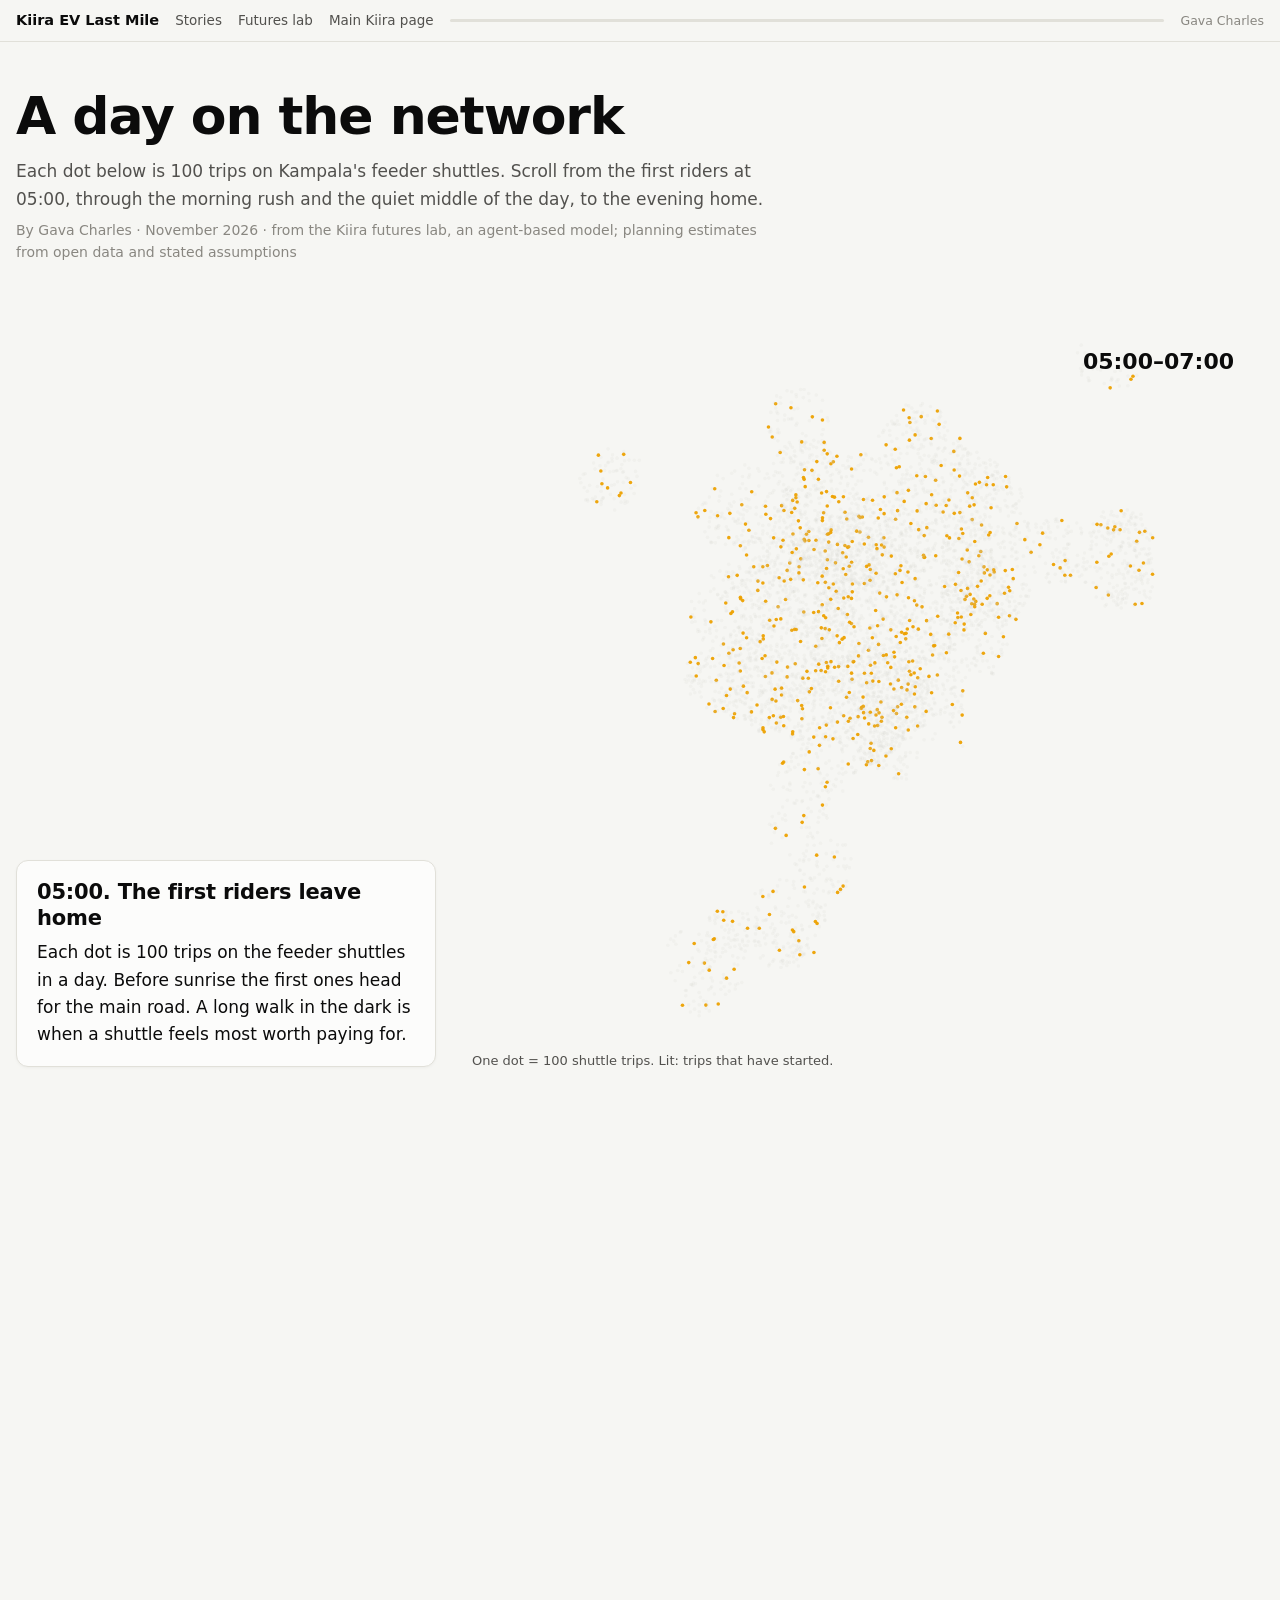
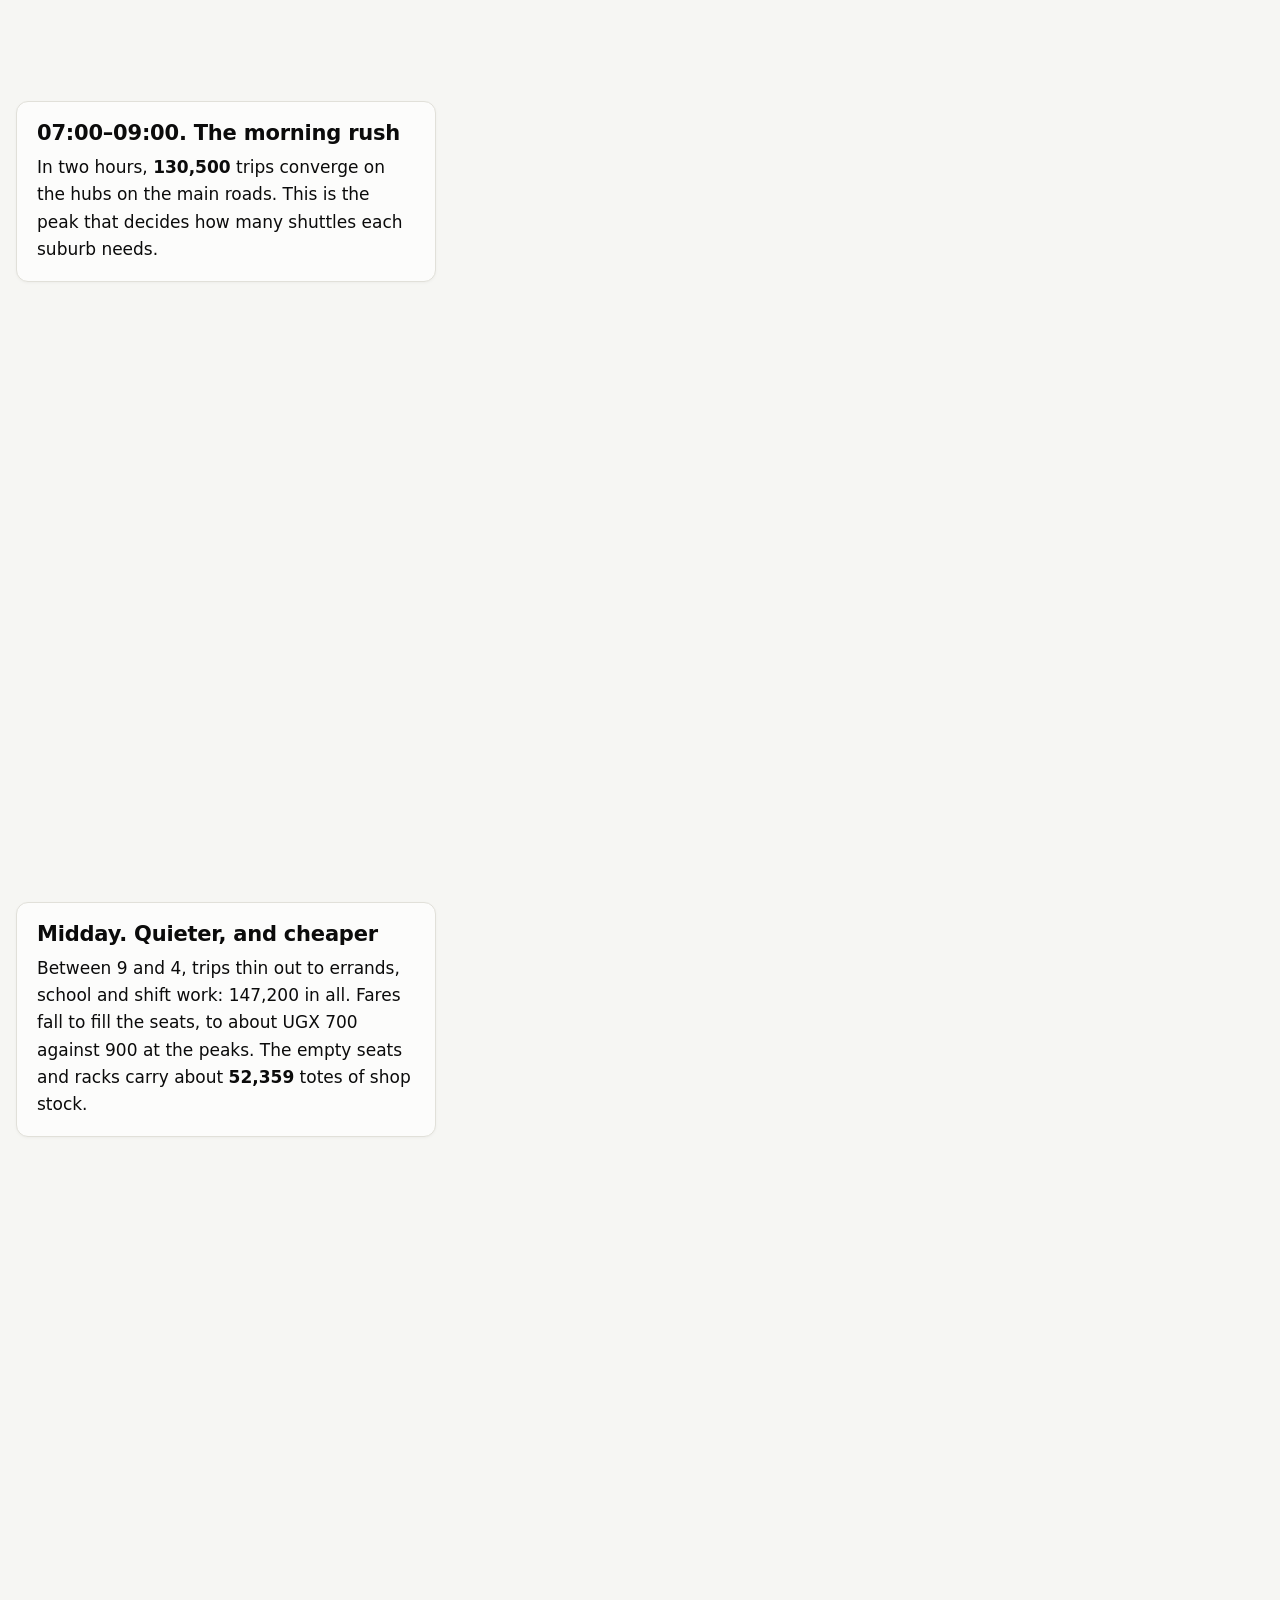
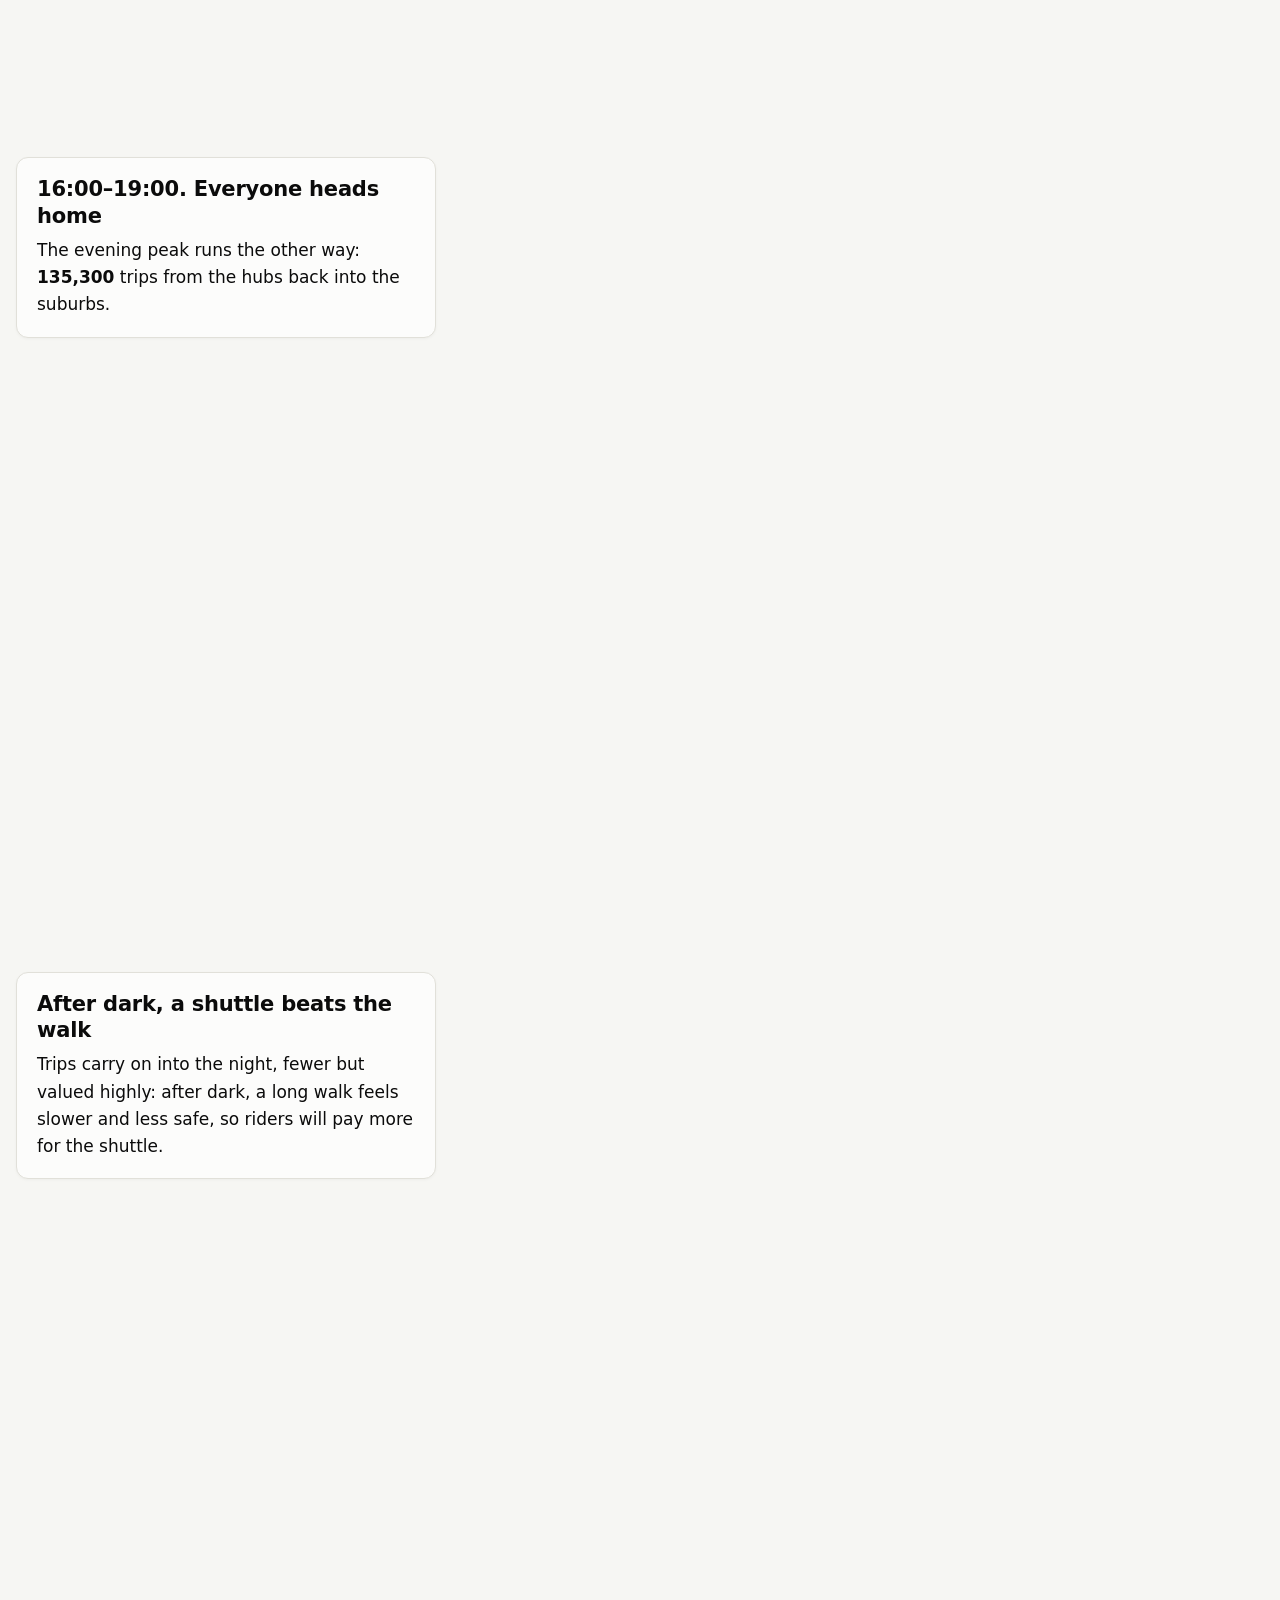
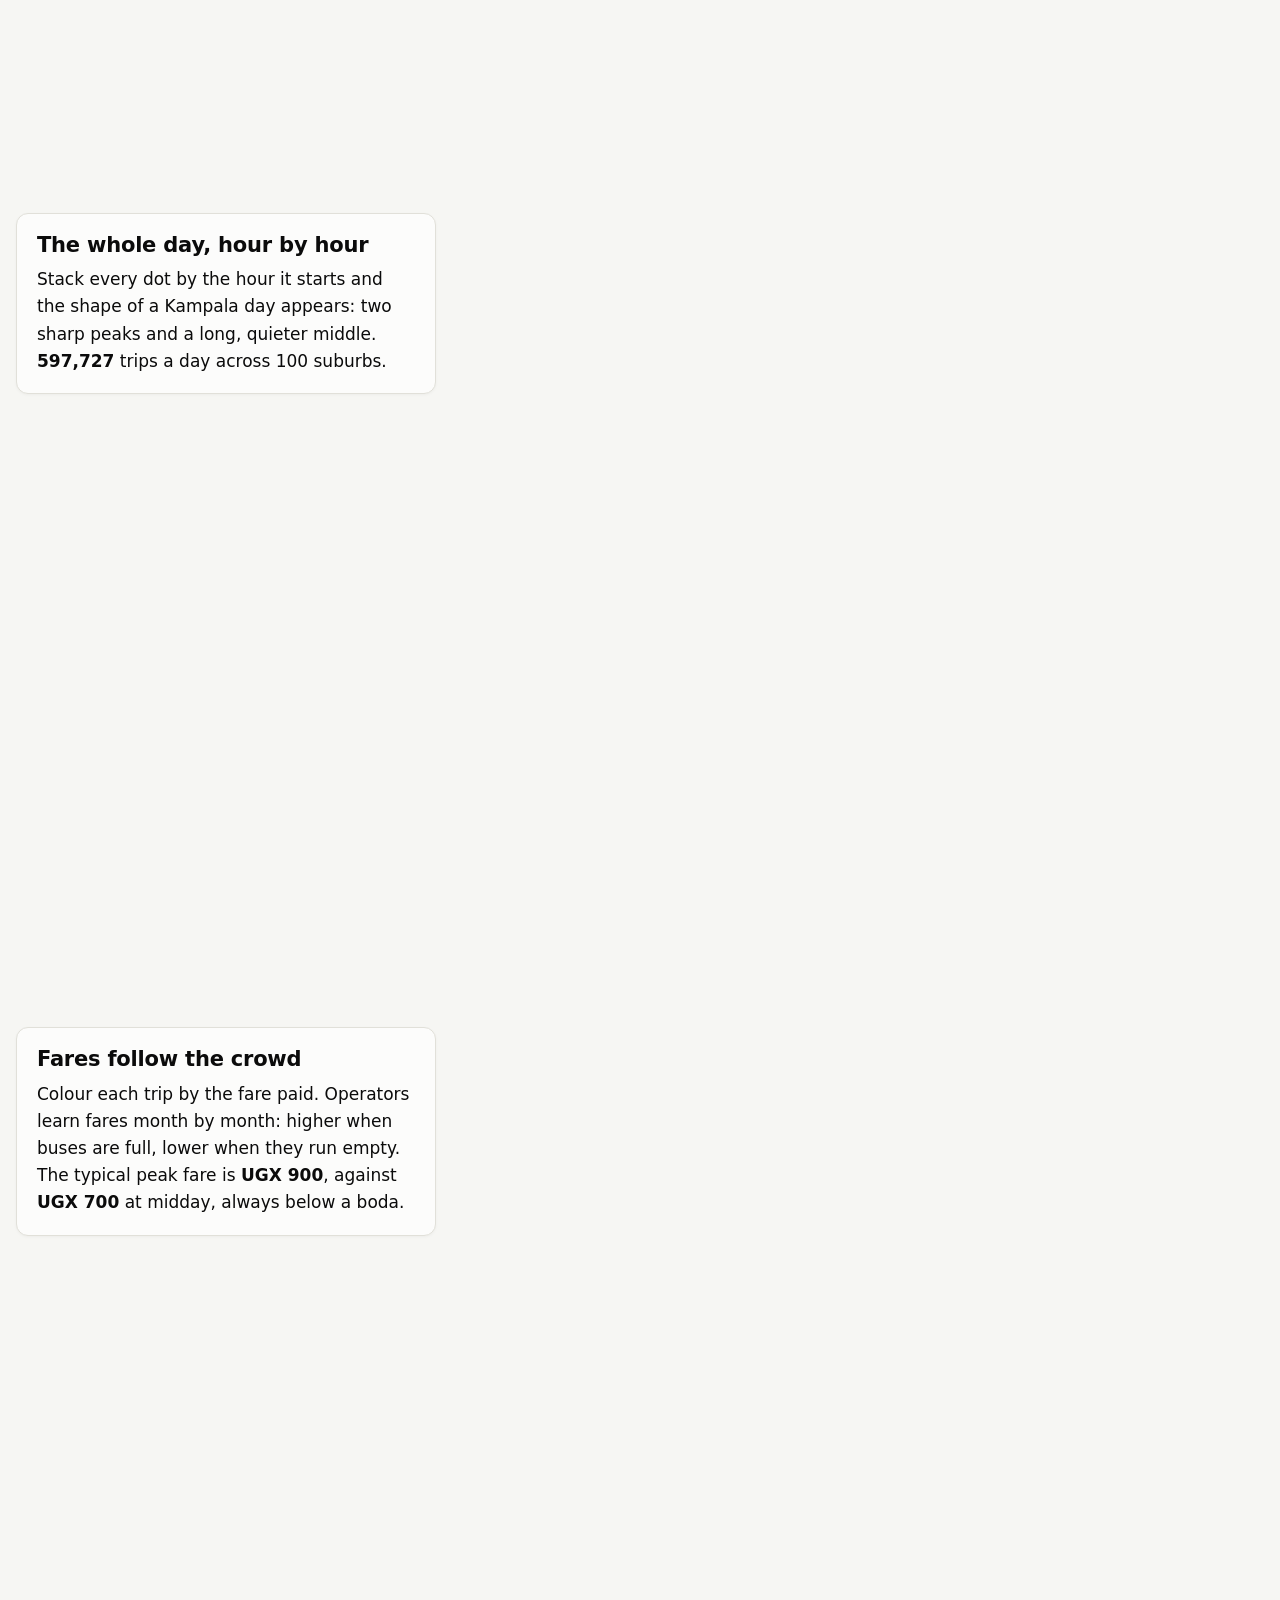
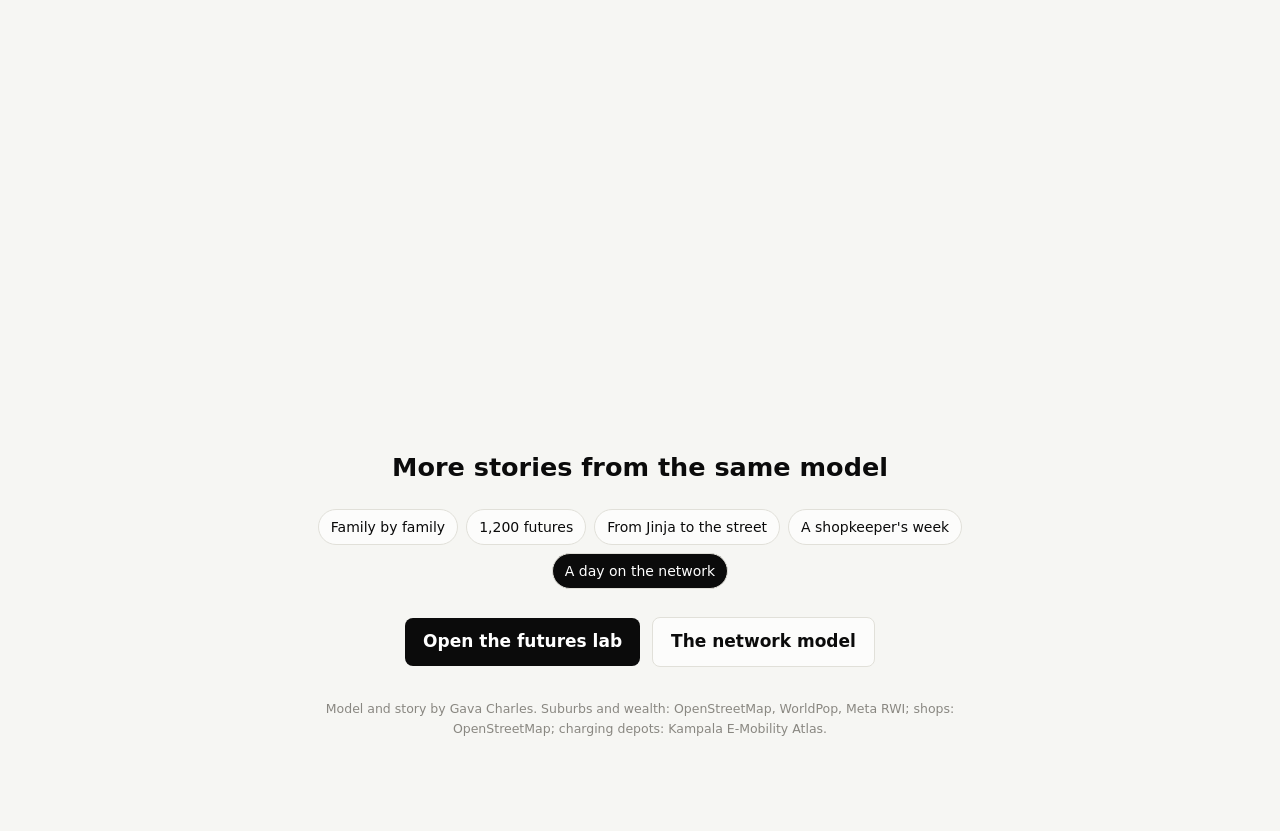
<file: kiira/story/day/index.html>
<!doctype html>
<html lang="en">
<head>
<meta charset="utf-8">
<meta name="viewport" content="width=device-width, initial-scale=1">
<title>A Day on the Network</title>
<meta name="description" content="Each dot below is 100 trips on Kampala's feeder shuttles. Scroll from the first riders at 05:00, through the morning rush and the quiet middle of the day, to the evening home.">
<meta name="robots" content="noindex,nofollow">
<meta name="author" content="Gava Charles">
<link rel="stylesheet" href="../story.css">
</head>
<body>
<div class="top"><div class="in"><b>Kiira EV Last Mile</b><a href="../">Stories</a><a href="../../futures/">Futures lab</a><a href="../../">Main Kiira page</a><span class="bar"><i id="prog"></i></span><span class="note">Gava Charles</span></div></div>
<header class="title">
  <h1>A day on the network</h1>
  <p>Each dot below is 100 trips on Kampala's feeder shuttles. Scroll from the first riders at 05:00, through the morning rush and the quiet middle of the day, to the evening home.</p>
  <p class="by">By Gava Charles · November 2026 · from the Kiira futures lab, an agent-based model; planning estimates from open data and stated assumptions</p>
</header>
<div id="story">
  <div id="steps"></div>
  <div id="fig"><div id="stage"><canvas id="cv"></canvas><svg id="over"></svg></div><div id="cap"></div></div>
</div>
<div class="end">
  <h2>More stories from the same model</h2>
  <div class="others"><a href="../">Family by family</a><a href="../futures/">1,200 futures</a><a href="../vehicles/">From Jinja to the street</a><a href="../shops/">A shopkeeper's week</a><a href="../day/" style="background:var(--ink);color:#fff">A day on the network</a></div>
  <p style="margin-top:18px"><a class="btn" href="../../futures/">Open the futures lab</a><a class="btn alt" href="../../">The network model</a></p>
  <p class="note" style="margin-top:22px">Model and story by Gava Charles. Suburbs and wealth: OpenStreetMap, WorldPop, Meta RWI; shops: OpenStreetMap; charging depots: Kampala E-Mobility Atlas.</p>
</div>
<script src="../../data.js"></script>
<script src="data.js"></script>
<script src="../engine.js"></script>
<script src="story.js"></script>
</body>
</html>
</file>
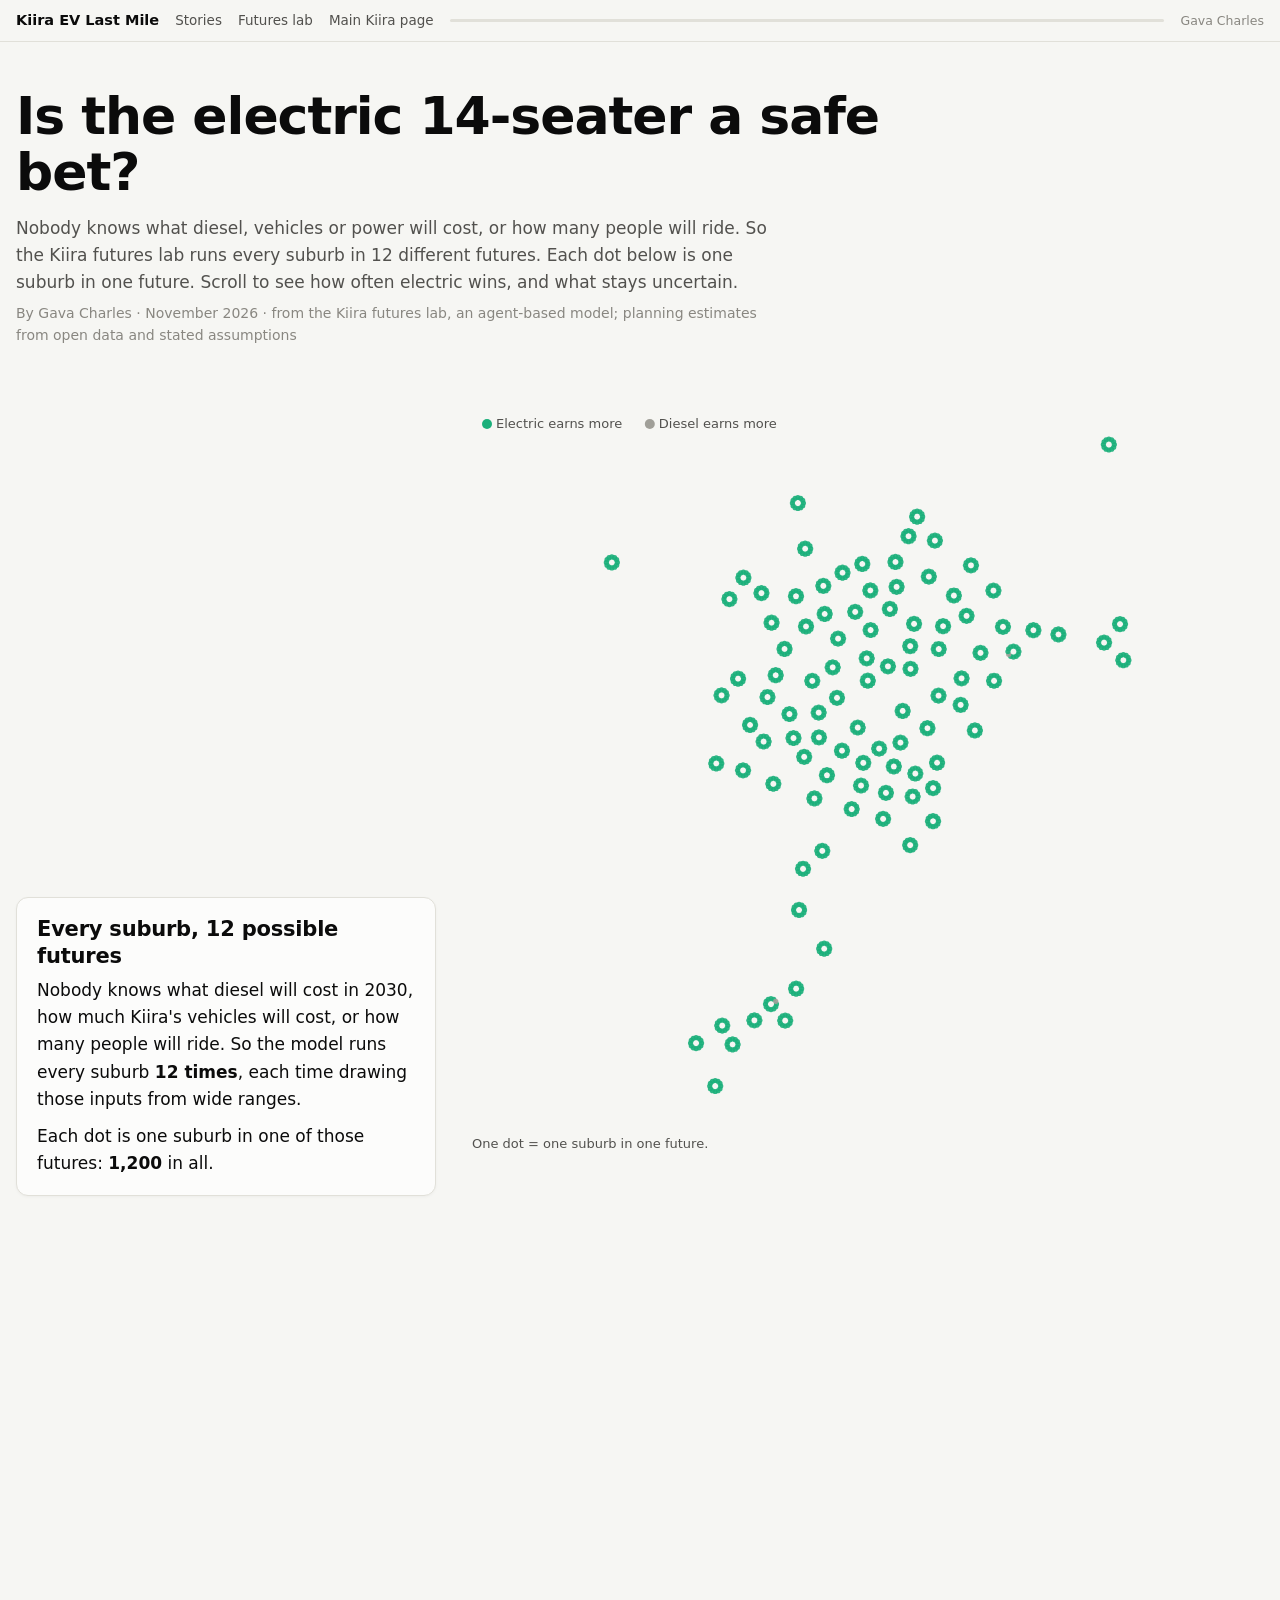
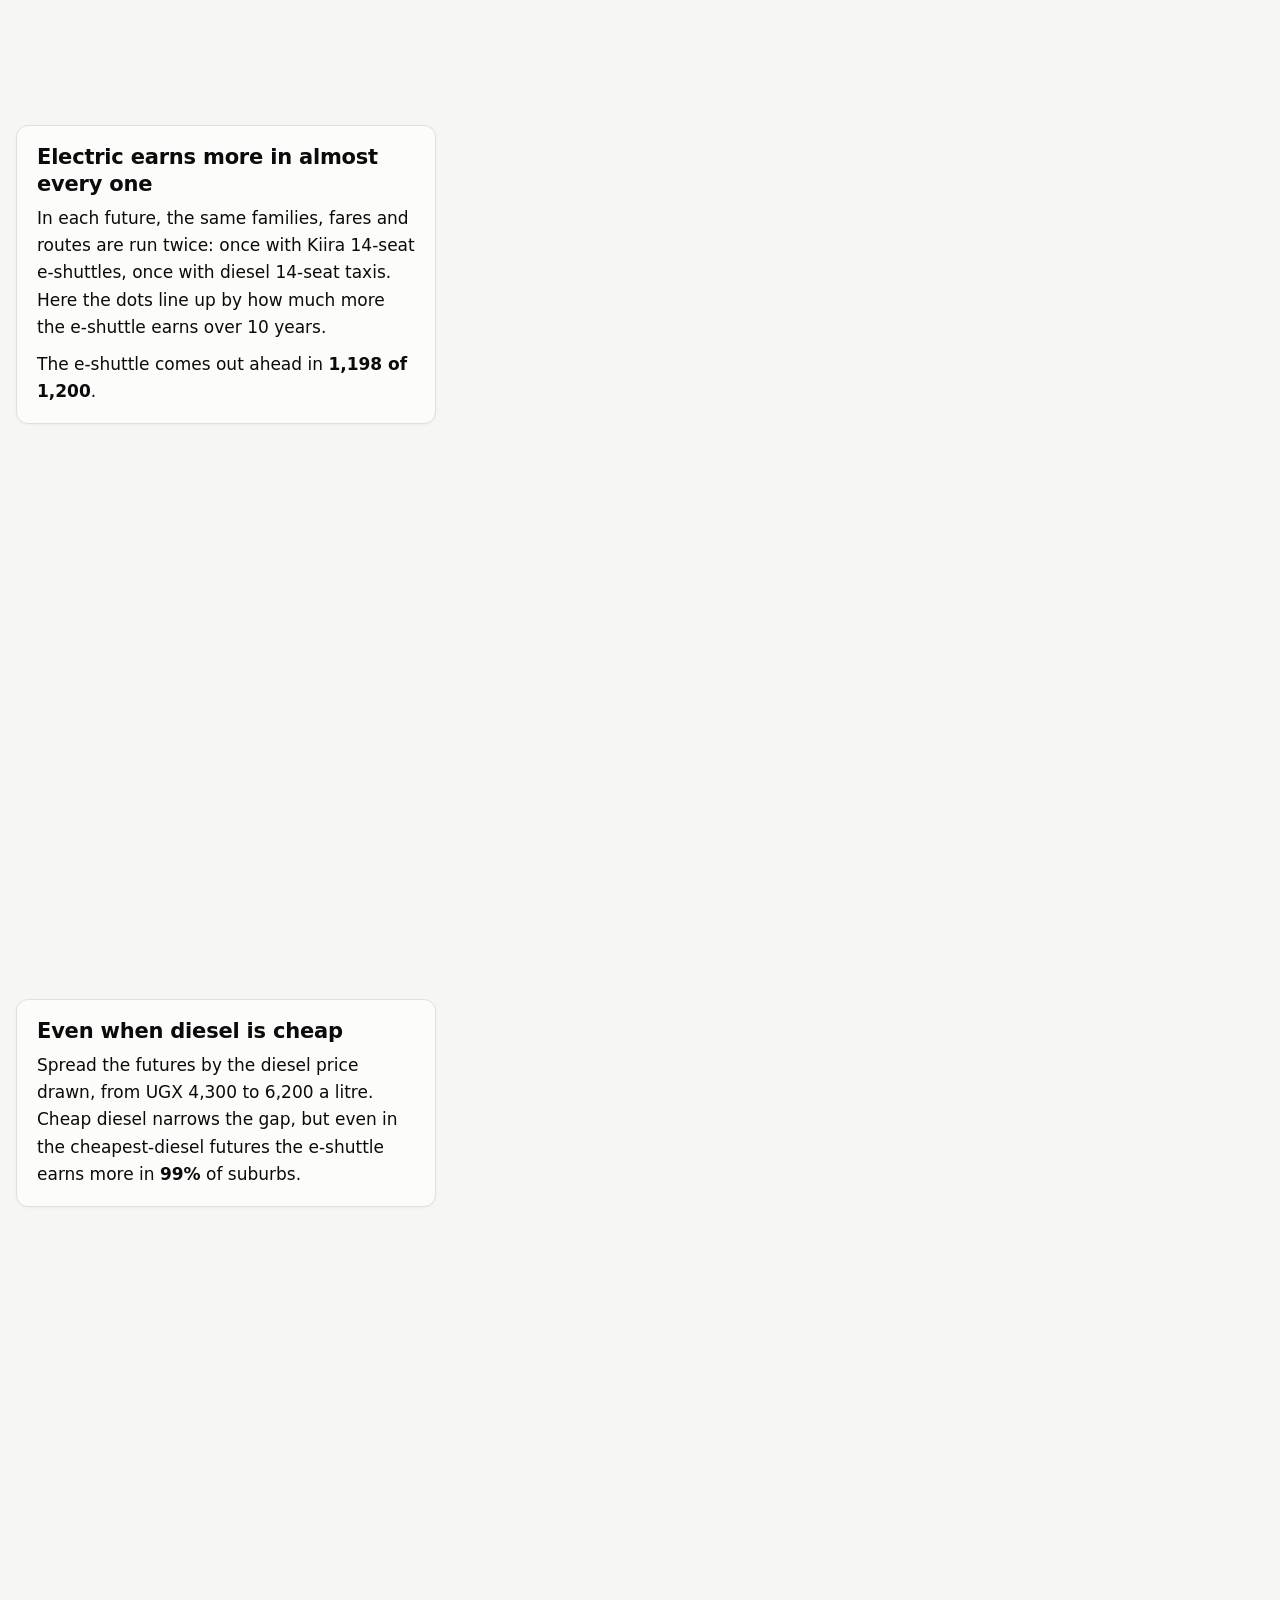
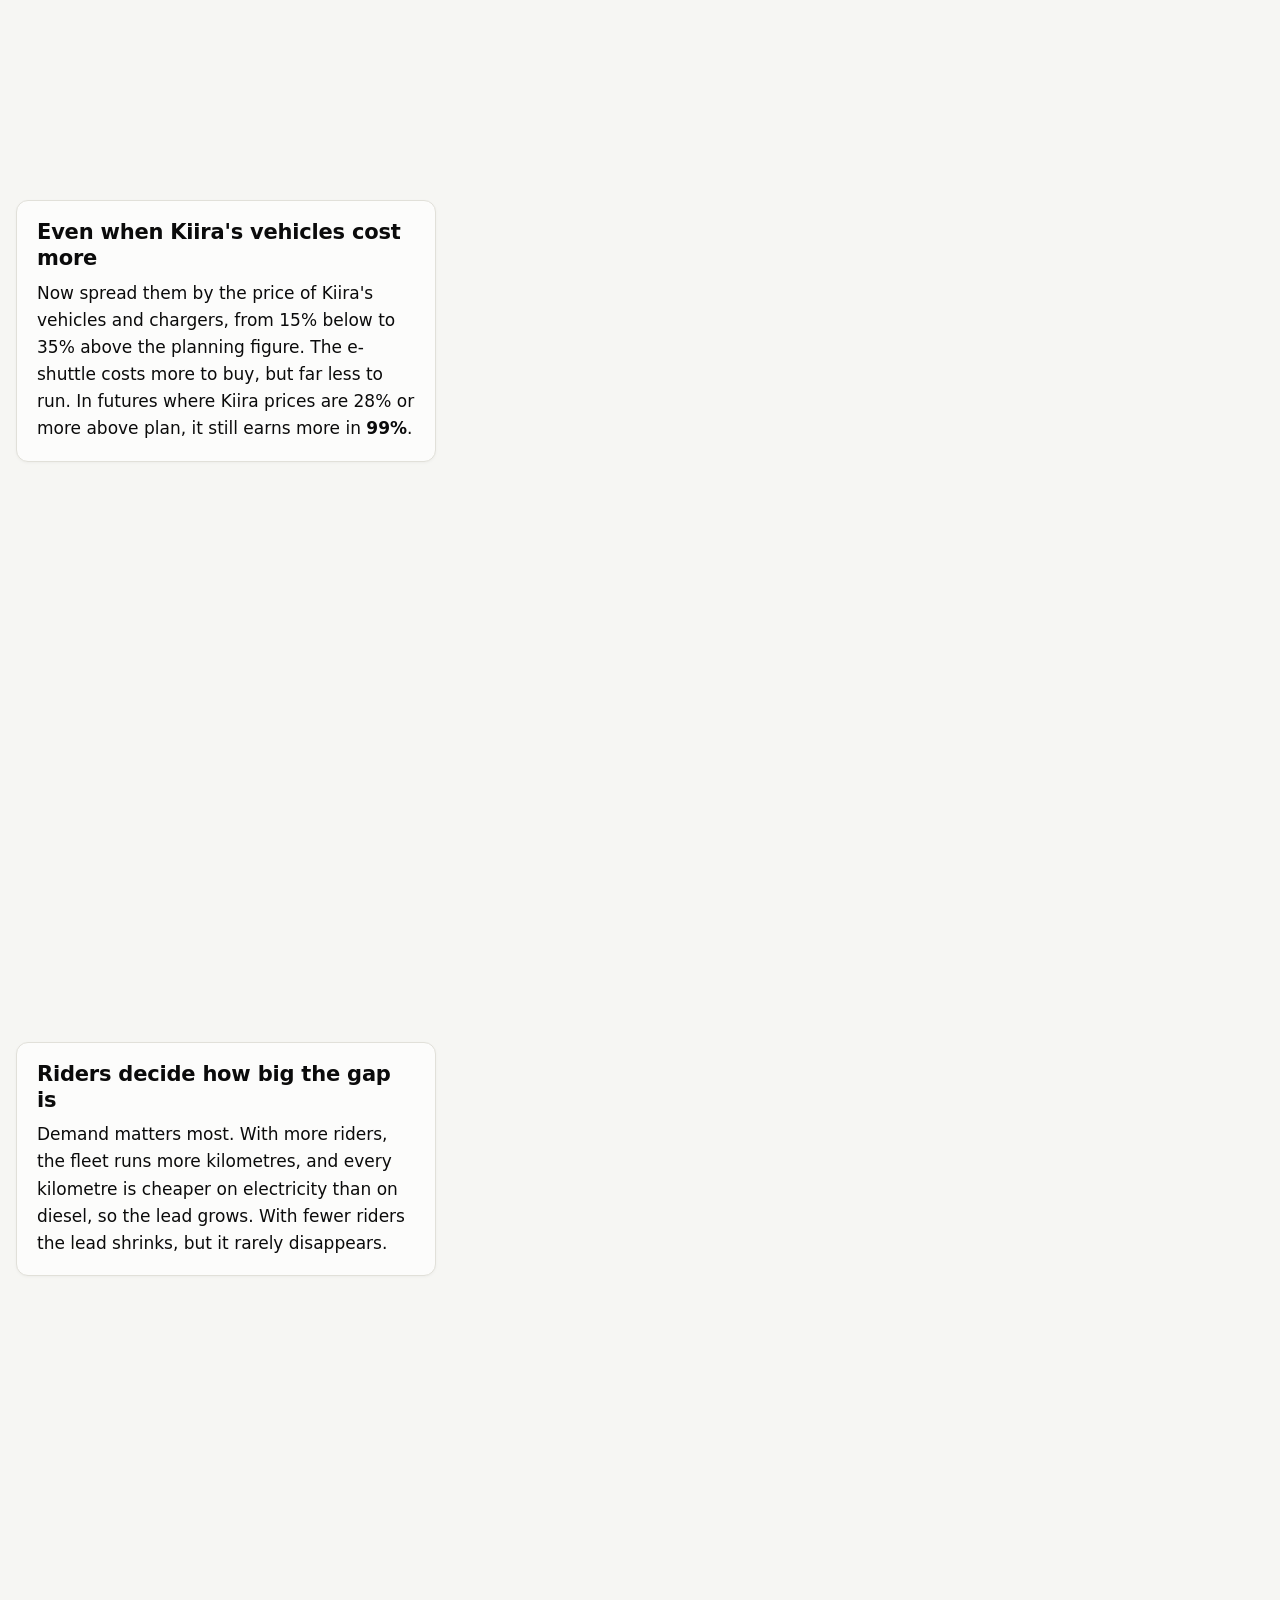
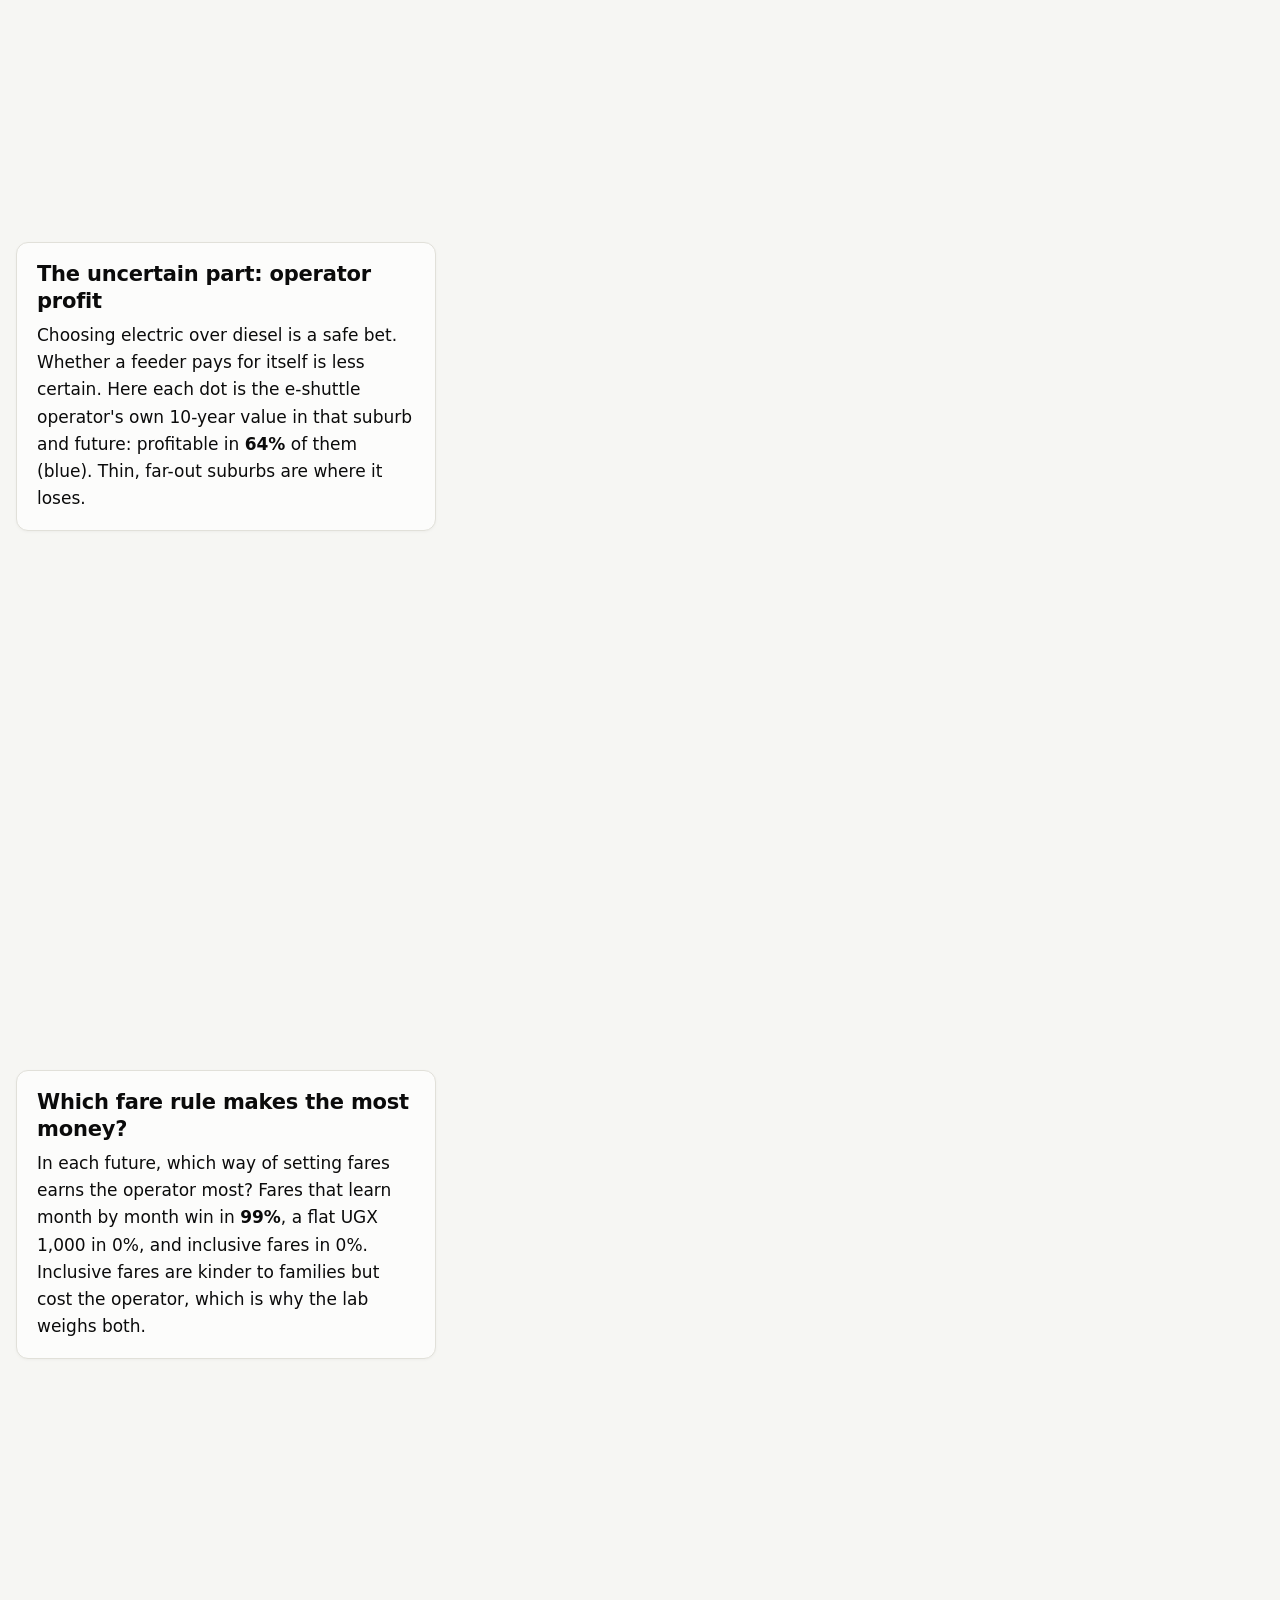
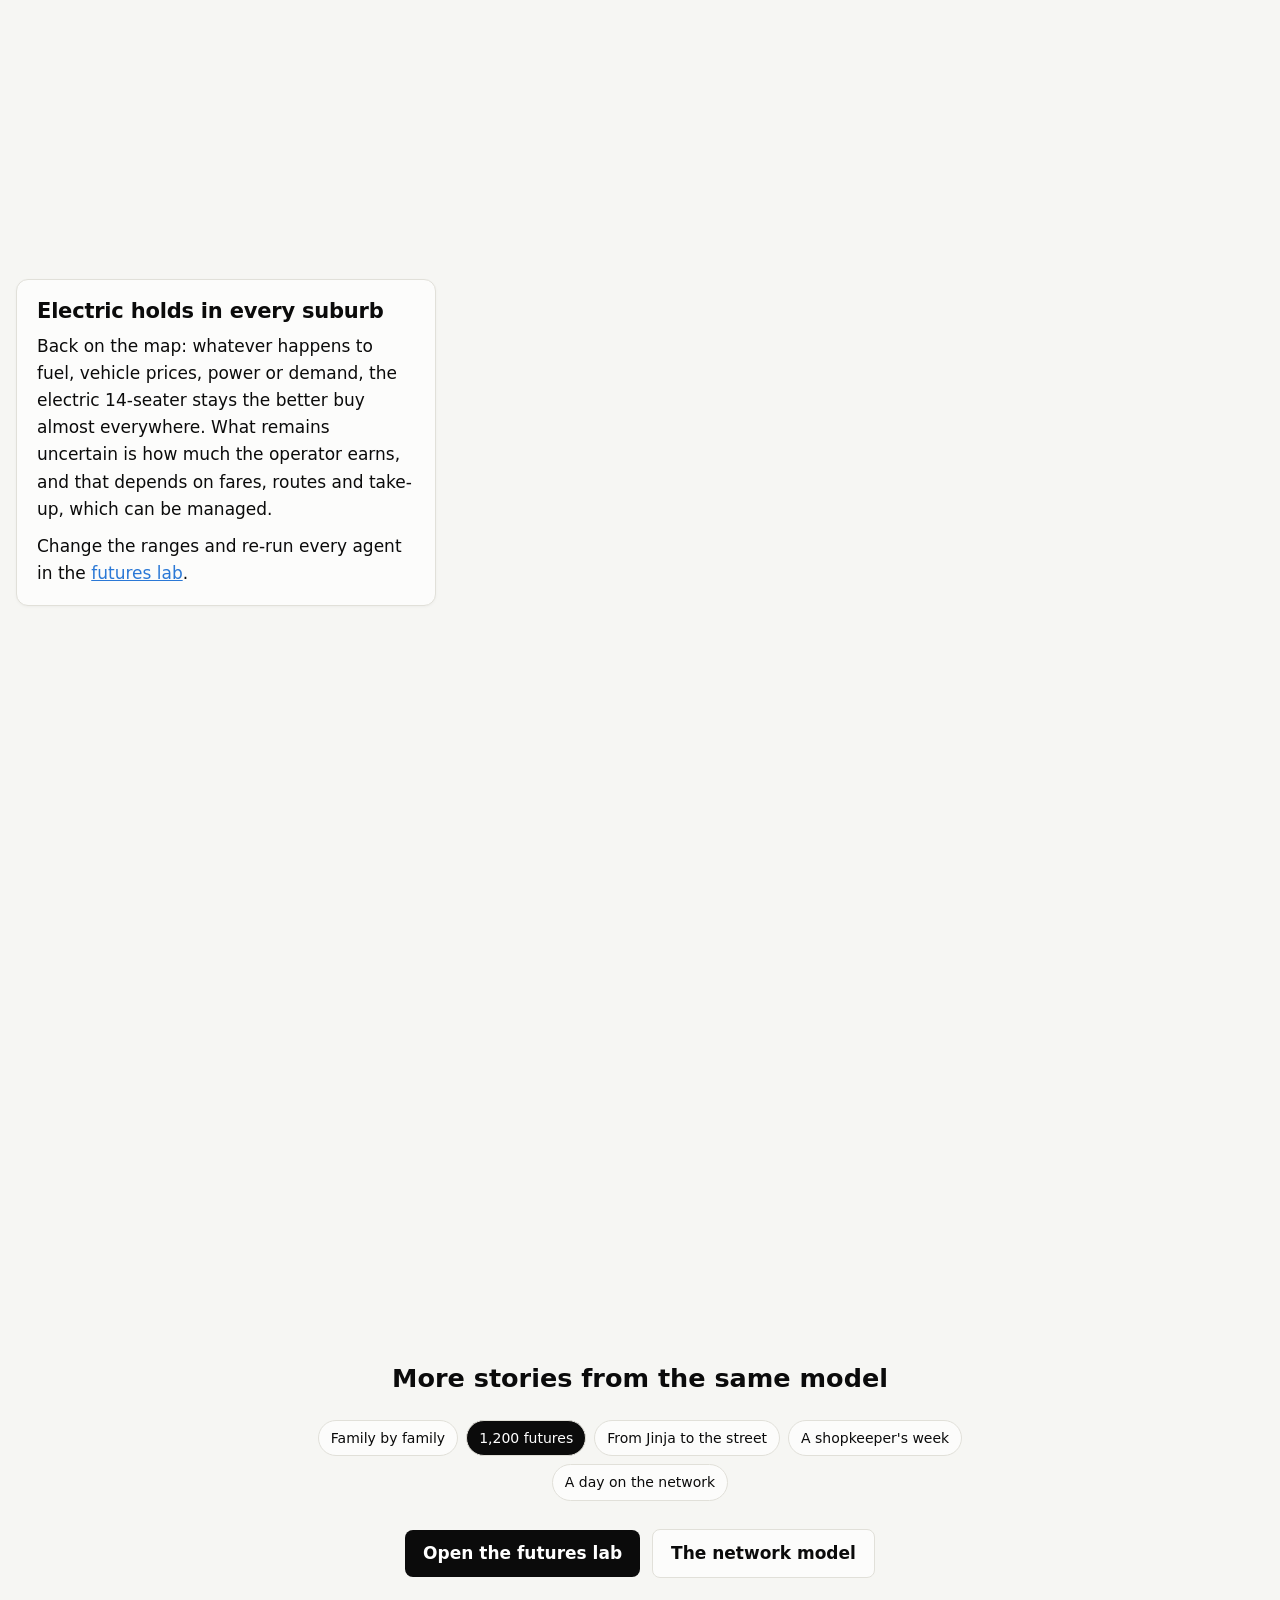
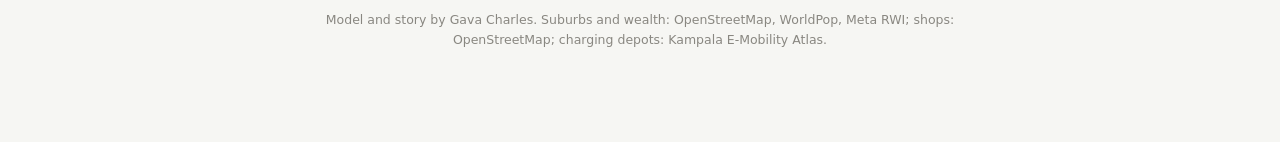
<file: kiira/story/futures/index.html>
<!doctype html>
<html lang="en">
<head>
<meta charset="utf-8">
<meta name="viewport" content="width=device-width, initial-scale=1">
<title>1,200 Futures</title>
<meta name="description" content="Nobody knows what diesel, vehicles or power will cost, or how many people will ride. So the Kiira futures lab runs every suburb in 12 different futures. Each dot below is one suburb in one future. Scroll to see how often electric wins, and what stays uncertain.">
<meta name="robots" content="noindex,nofollow">
<meta name="author" content="Gava Charles">
<link rel="stylesheet" href="../story.css">
</head>
<body>
<div class="top"><div class="in"><b>Kiira EV Last Mile</b><a href="../">Stories</a><a href="../../futures/">Futures lab</a><a href="../../">Main Kiira page</a><span class="bar"><i id="prog"></i></span><span class="note">Gava Charles</span></div></div>
<header class="title">
  <h1>Is the electric 14-seater a safe bet?</h1>
  <p>Nobody knows what diesel, vehicles or power will cost, or how many people will ride. So the Kiira futures lab runs every suburb in 12 different futures. Each dot below is one suburb in one future. Scroll to see how often electric wins, and what stays uncertain.</p>
  <p class="by">By Gava Charles · November 2026 · from the Kiira futures lab, an agent-based model; planning estimates from open data and stated assumptions</p>
</header>
<div id="story">
  <div id="steps"></div>
  <div id="fig"><div id="stage"><canvas id="cv"></canvas><svg id="over"></svg></div><div id="cap"></div></div>
</div>
<div class="end">
  <h2>More stories from the same model</h2>
  <div class="others"><a href="../">Family by family</a><a href="../futures/" style="background:var(--ink);color:#fff">1,200 futures</a><a href="../vehicles/">From Jinja to the street</a><a href="../shops/">A shopkeeper's week</a><a href="../day/">A day on the network</a></div>
  <p style="margin-top:18px"><a class="btn" href="../../futures/">Open the futures lab</a><a class="btn alt" href="../../">The network model</a></p>
  <p class="note" style="margin-top:22px">Model and story by Gava Charles. Suburbs and wealth: OpenStreetMap, WorldPop, Meta RWI; shops: OpenStreetMap; charging depots: Kampala E-Mobility Atlas.</p>
</div>
<script src="../../data.js"></script>
<script src="data.js"></script>
<script src="../engine.js"></script>
<script src="story.js"></script>
</body>
</html>
</file>
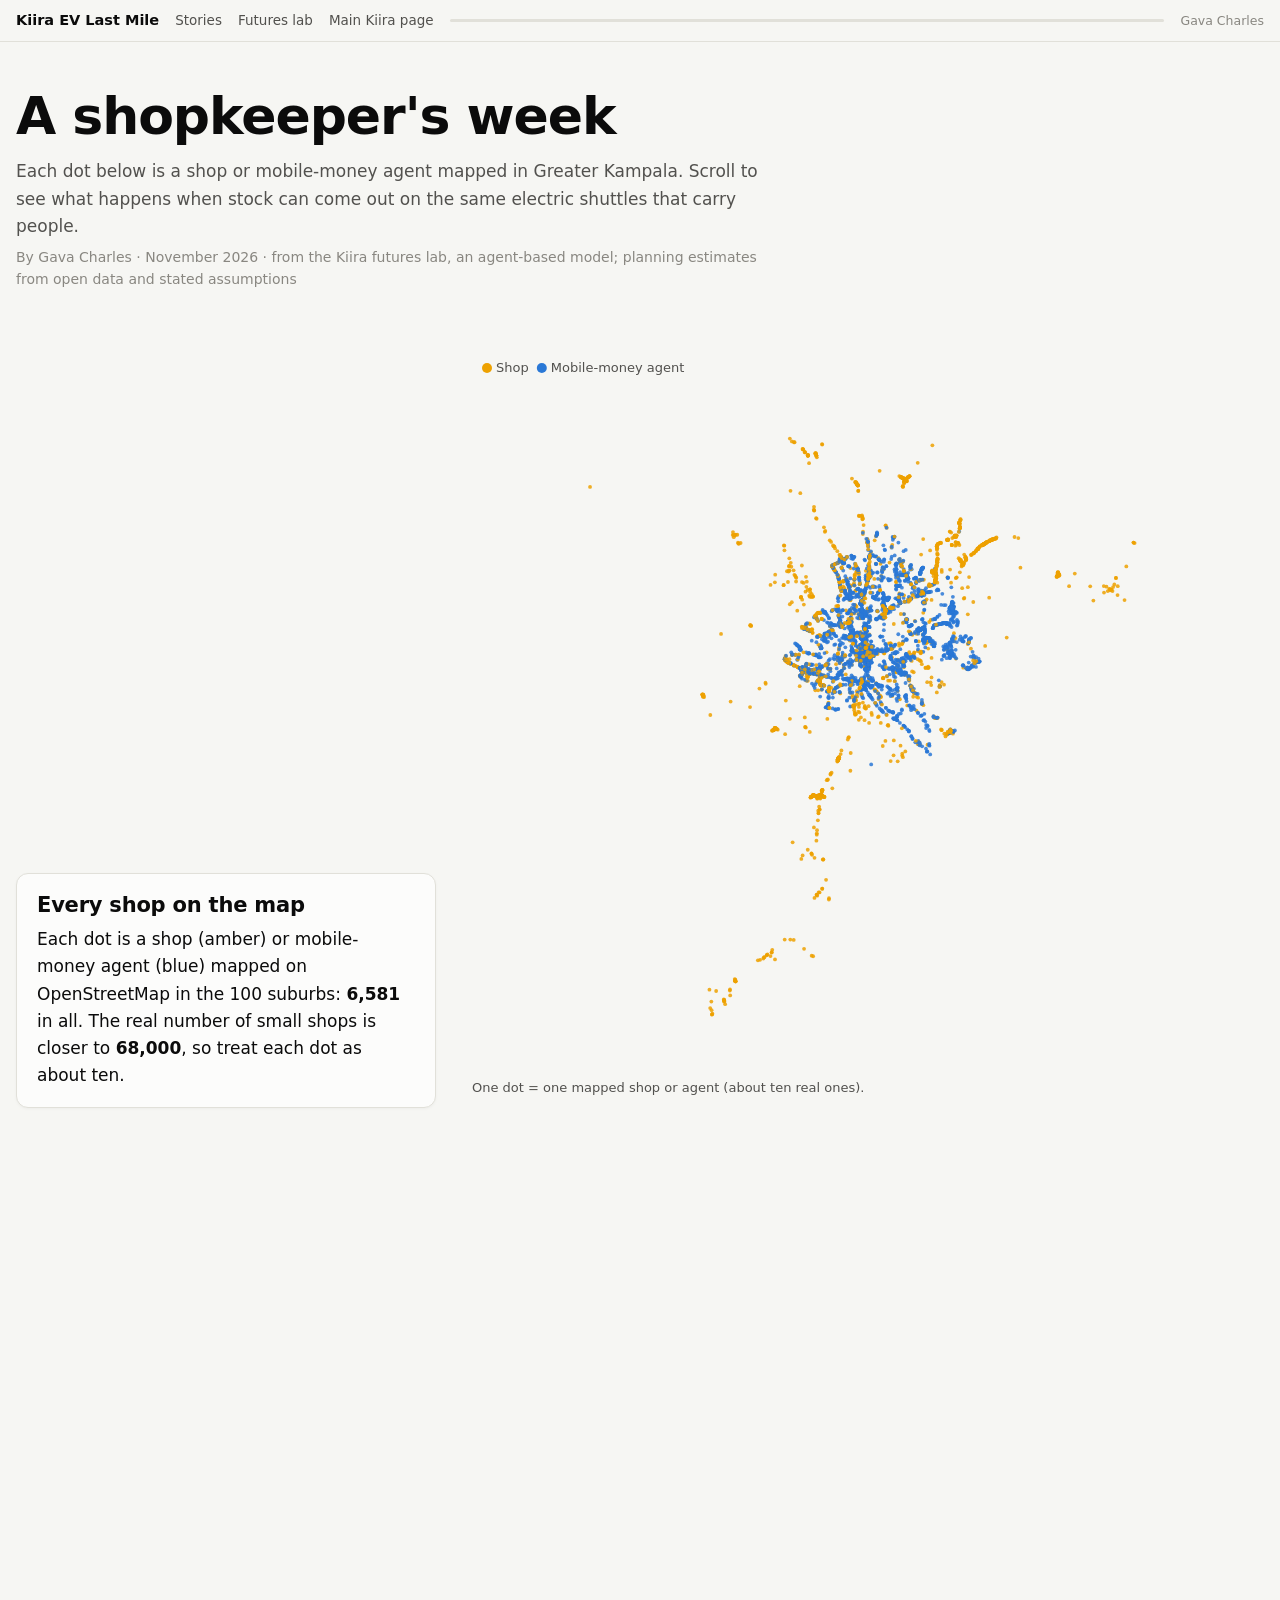
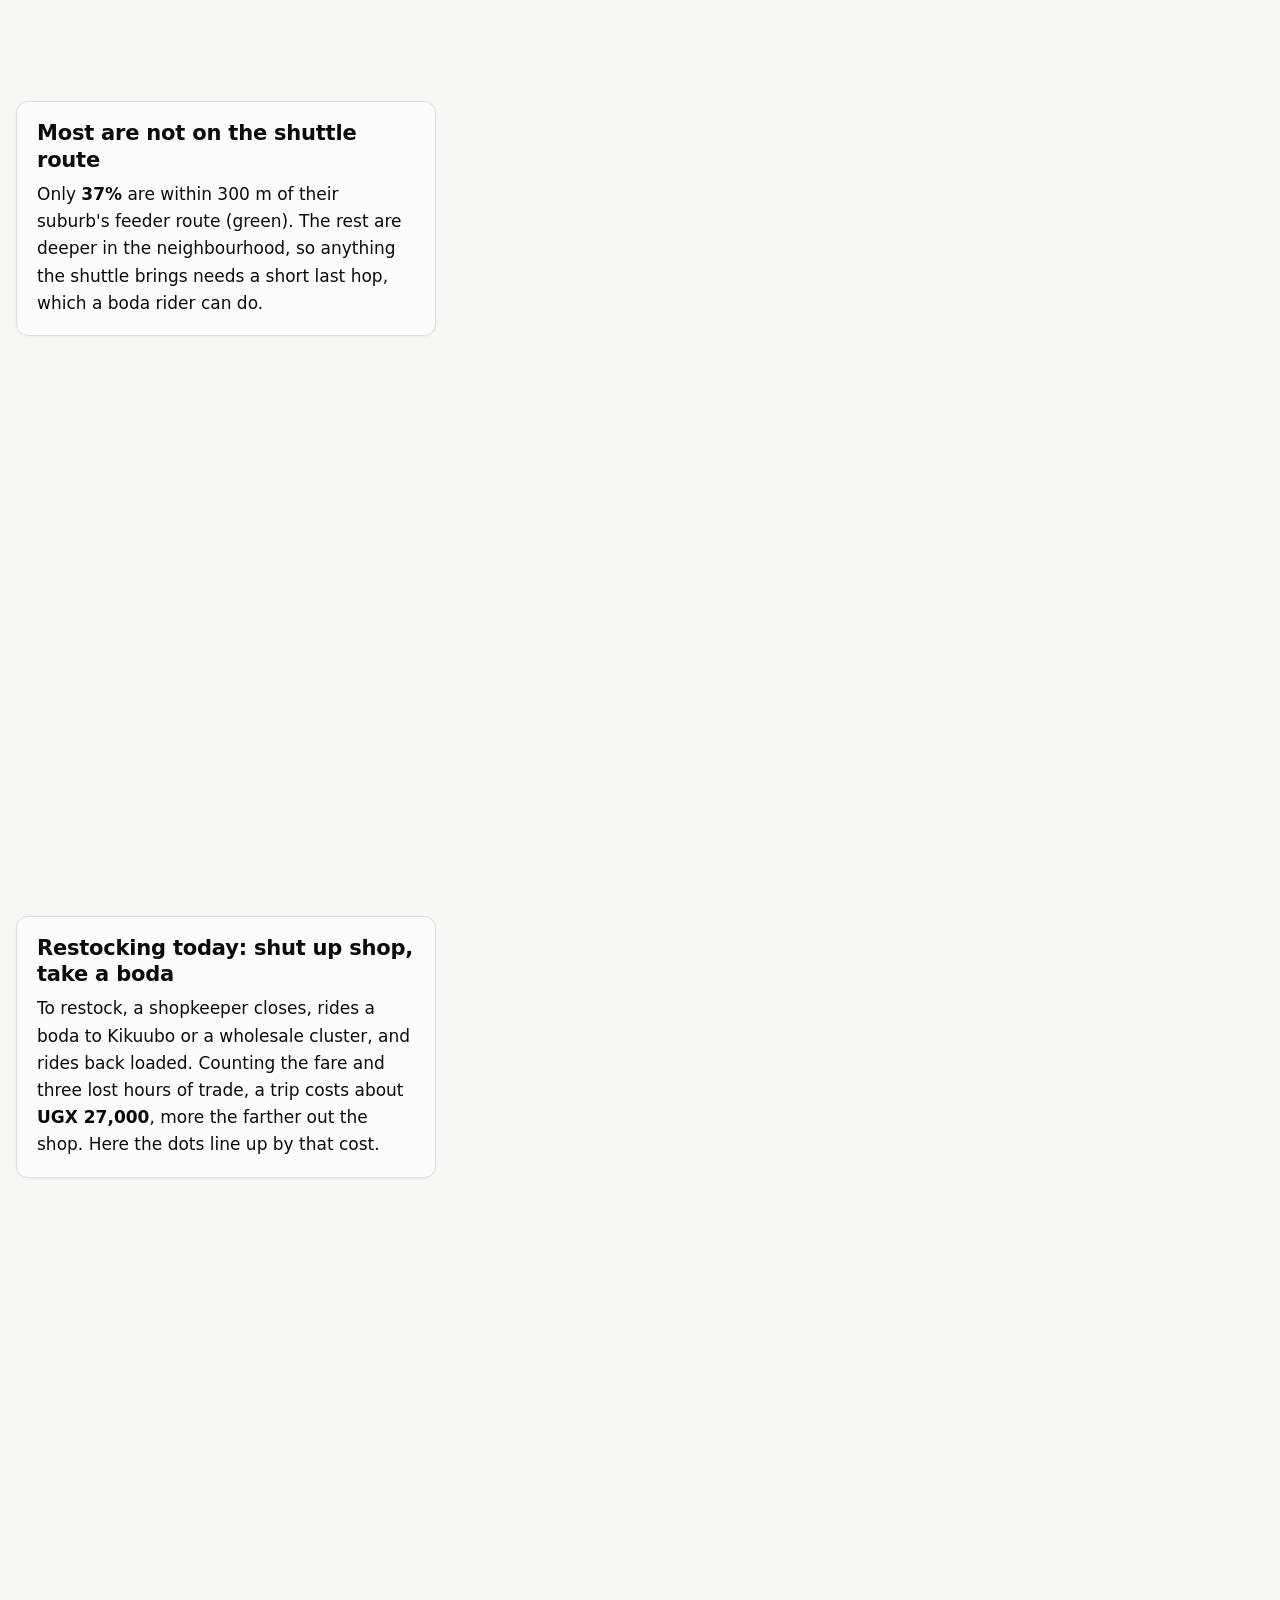
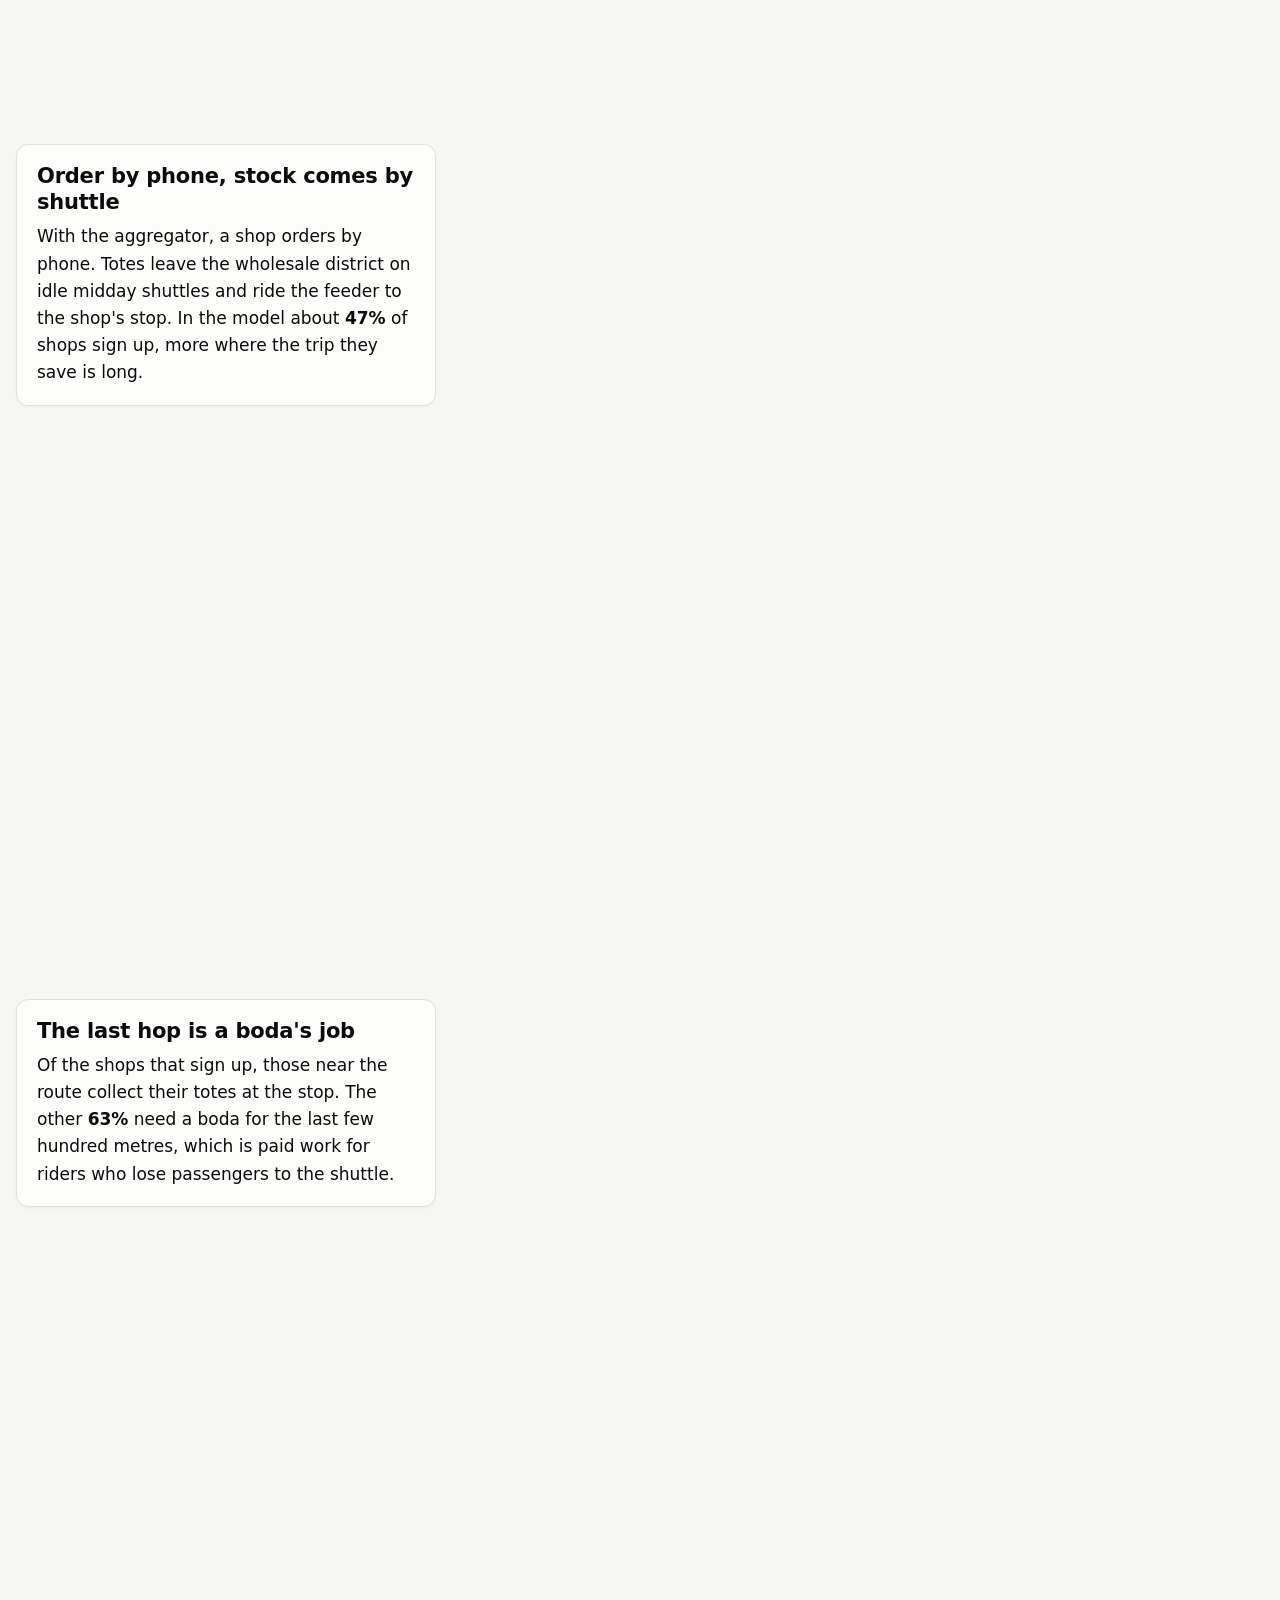
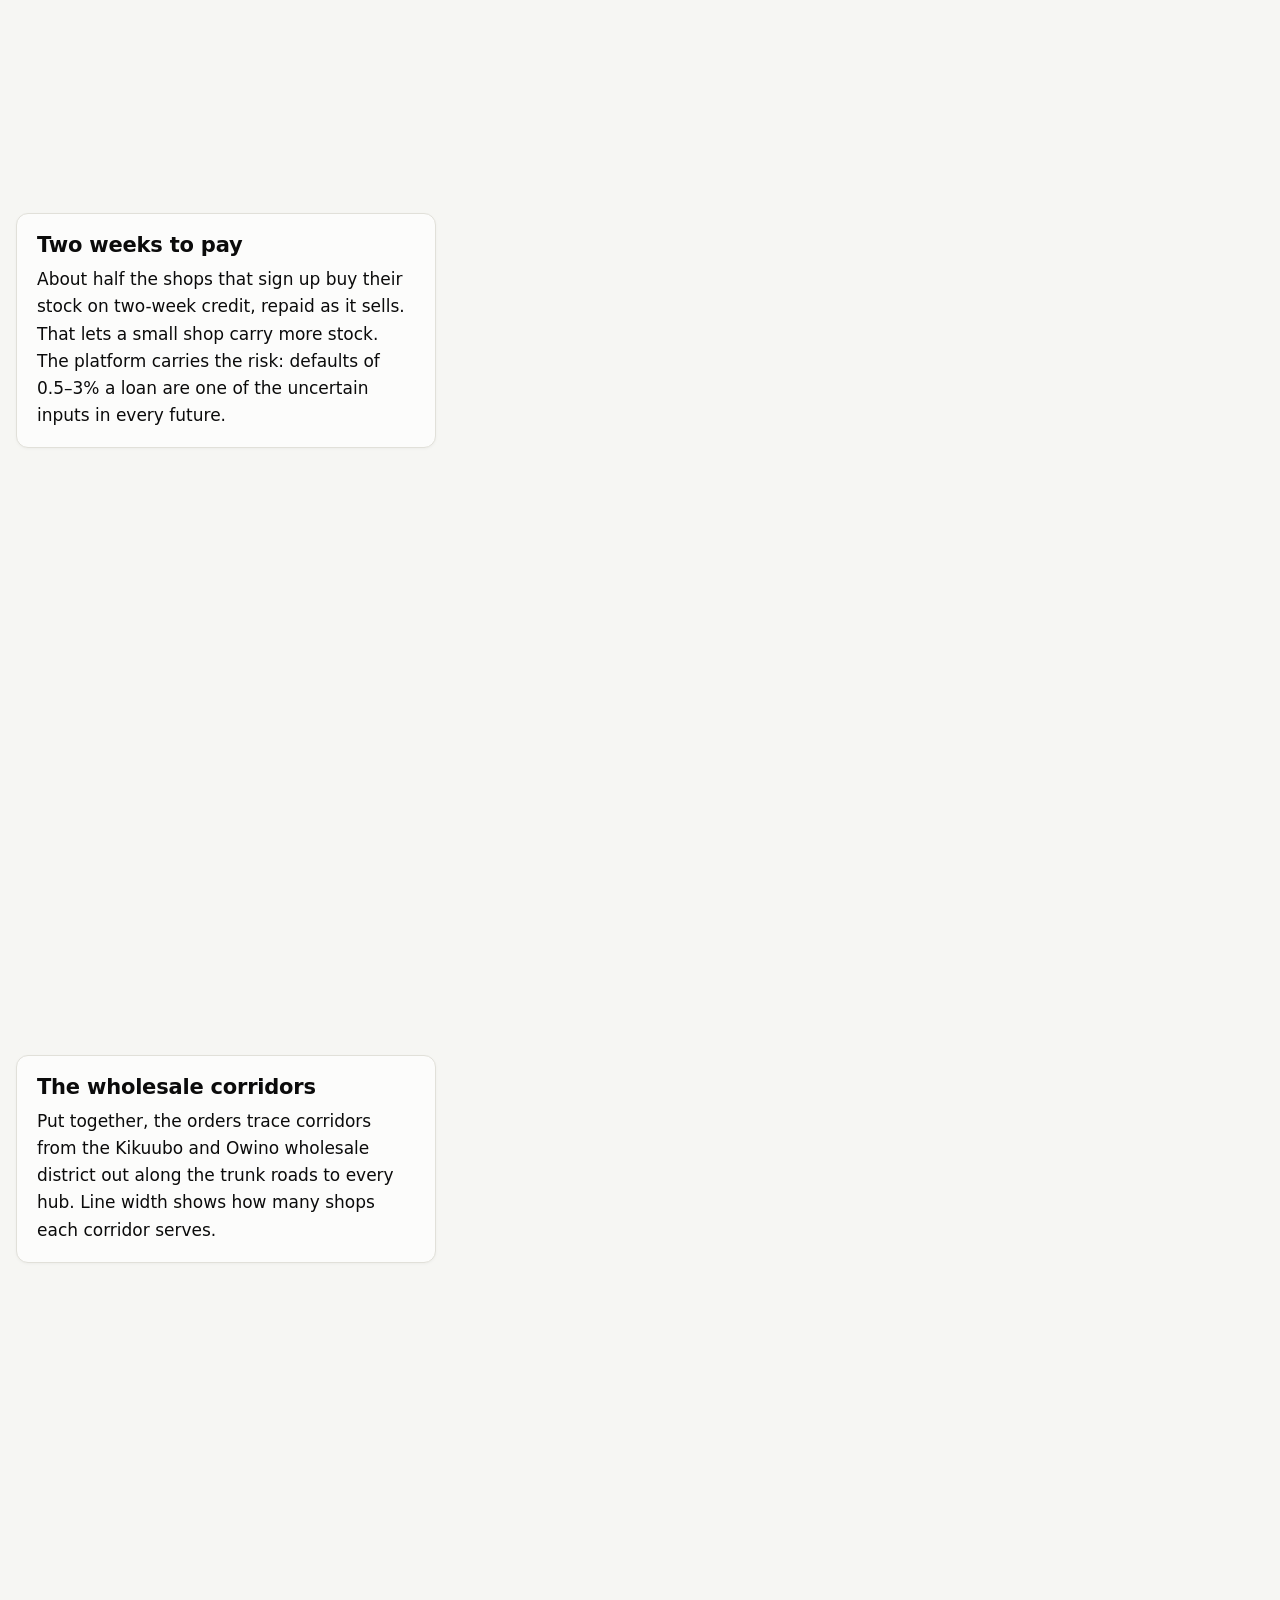
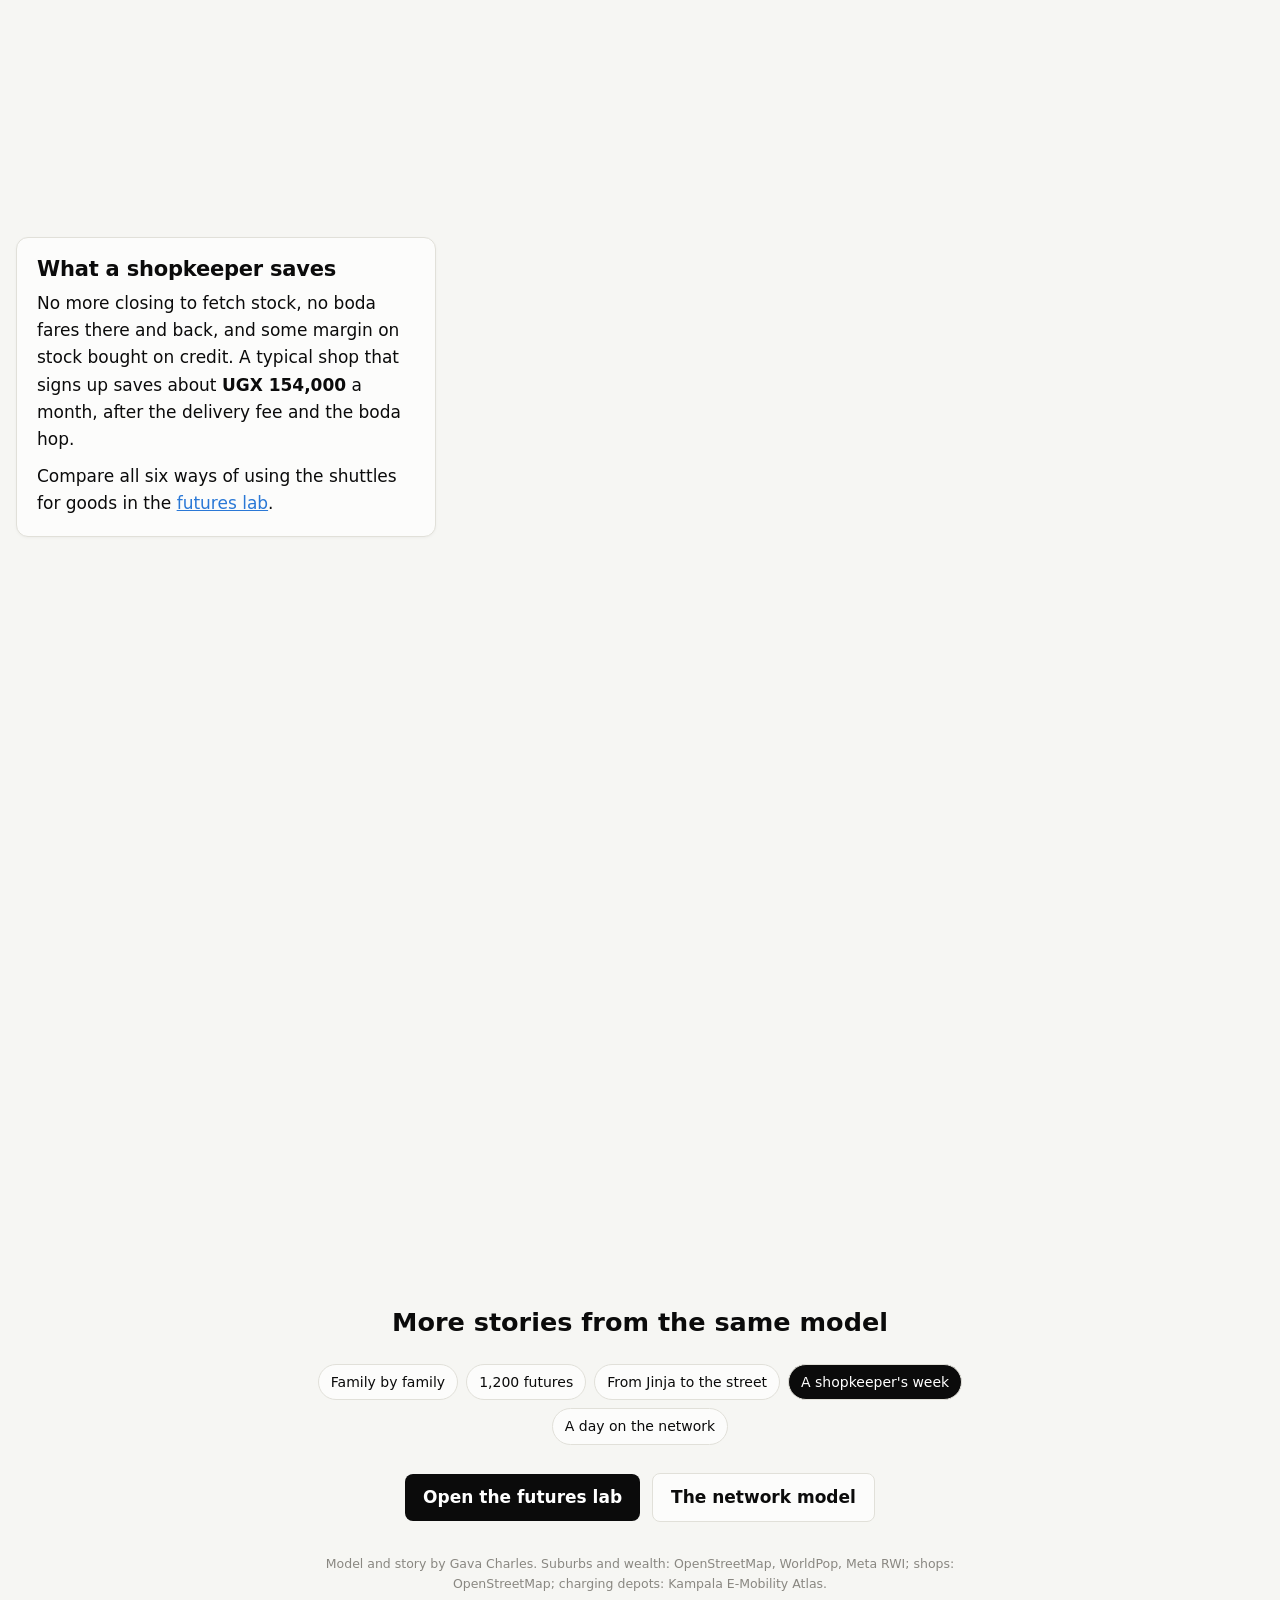
<file: kiira/story/shops/index.html>
<!doctype html>
<html lang="en">
<head>
<meta charset="utf-8">
<meta name="viewport" content="width=device-width, initial-scale=1">
<title>A Shopkeeper's Week</title>
<meta name="description" content="Each dot below is a shop or mobile-money agent mapped in Greater Kampala. Scroll to see what happens when stock can come out on the same electric shuttles that carry people.">
<meta name="robots" content="noindex,nofollow">
<meta name="author" content="Gava Charles">
<link rel="stylesheet" href="../story.css">
</head>
<body>
<div class="top"><div class="in"><b>Kiira EV Last Mile</b><a href="../">Stories</a><a href="../../futures/">Futures lab</a><a href="../../">Main Kiira page</a><span class="bar"><i id="prog"></i></span><span class="note">Gava Charles</span></div></div>
<header class="title">
  <h1>A shopkeeper's week</h1>
  <p>Each dot below is a shop or mobile-money agent mapped in Greater Kampala. Scroll to see what happens when stock can come out on the same electric shuttles that carry people.</p>
  <p class="by">By Gava Charles · November 2026 · from the Kiira futures lab, an agent-based model; planning estimates from open data and stated assumptions</p>
</header>
<div id="story">
  <div id="steps"></div>
  <div id="fig"><div id="stage"><canvas id="cv"></canvas><svg id="over"></svg></div><div id="cap"></div></div>
</div>
<div class="end">
  <h2>More stories from the same model</h2>
  <div class="others"><a href="../">Family by family</a><a href="../futures/">1,200 futures</a><a href="../vehicles/">From Jinja to the street</a><a href="../shops/" style="background:var(--ink);color:#fff">A shopkeeper's week</a><a href="../day/">A day on the network</a></div>
  <p style="margin-top:18px"><a class="btn" href="../../futures/">Open the futures lab</a><a class="btn alt" href="../../">The network model</a></p>
  <p class="note" style="margin-top:22px">Model and story by Gava Charles. Suburbs and wealth: OpenStreetMap, WorldPop, Meta RWI; shops: OpenStreetMap; charging depots: Kampala E-Mobility Atlas.</p>
</div>
<script src="../../data.js"></script>
<script src="data.js"></script>
<script src="../engine.js"></script>
<script src="story.js"></script>
</body>
</html>
</file>
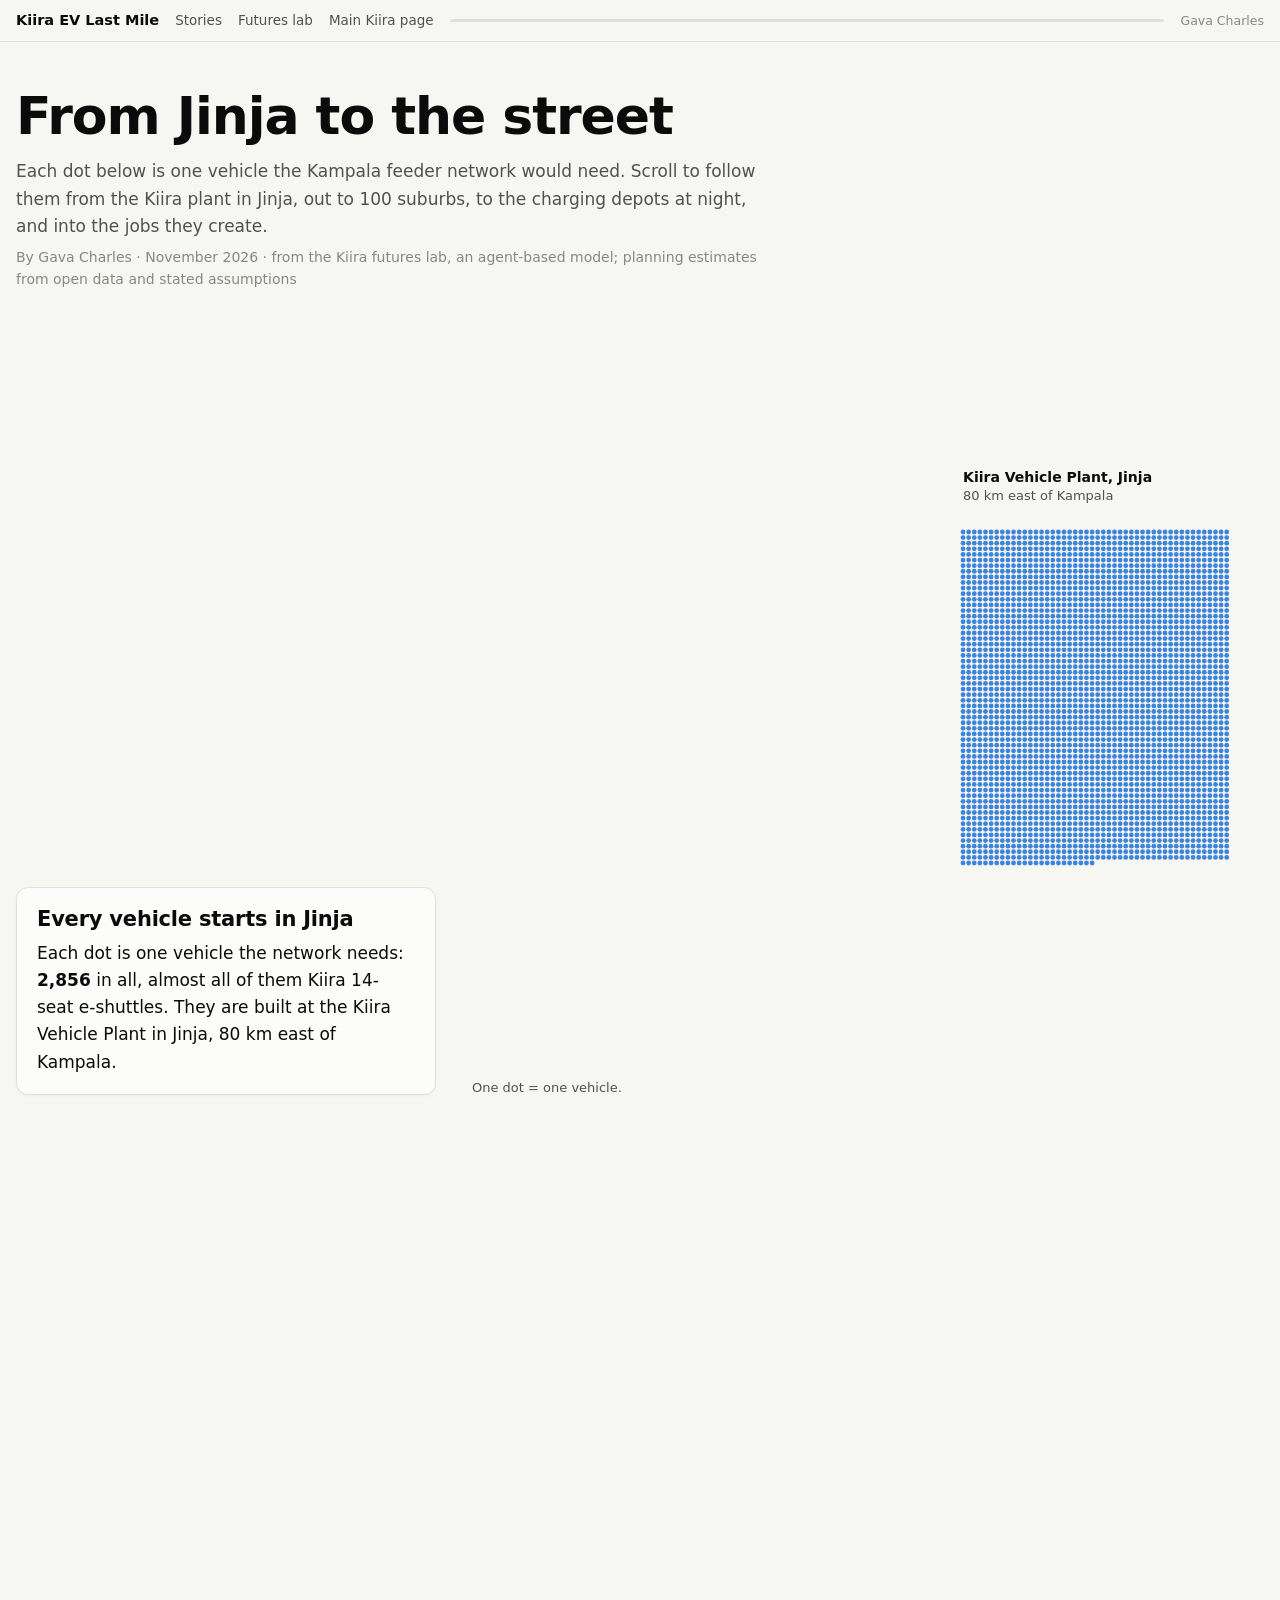
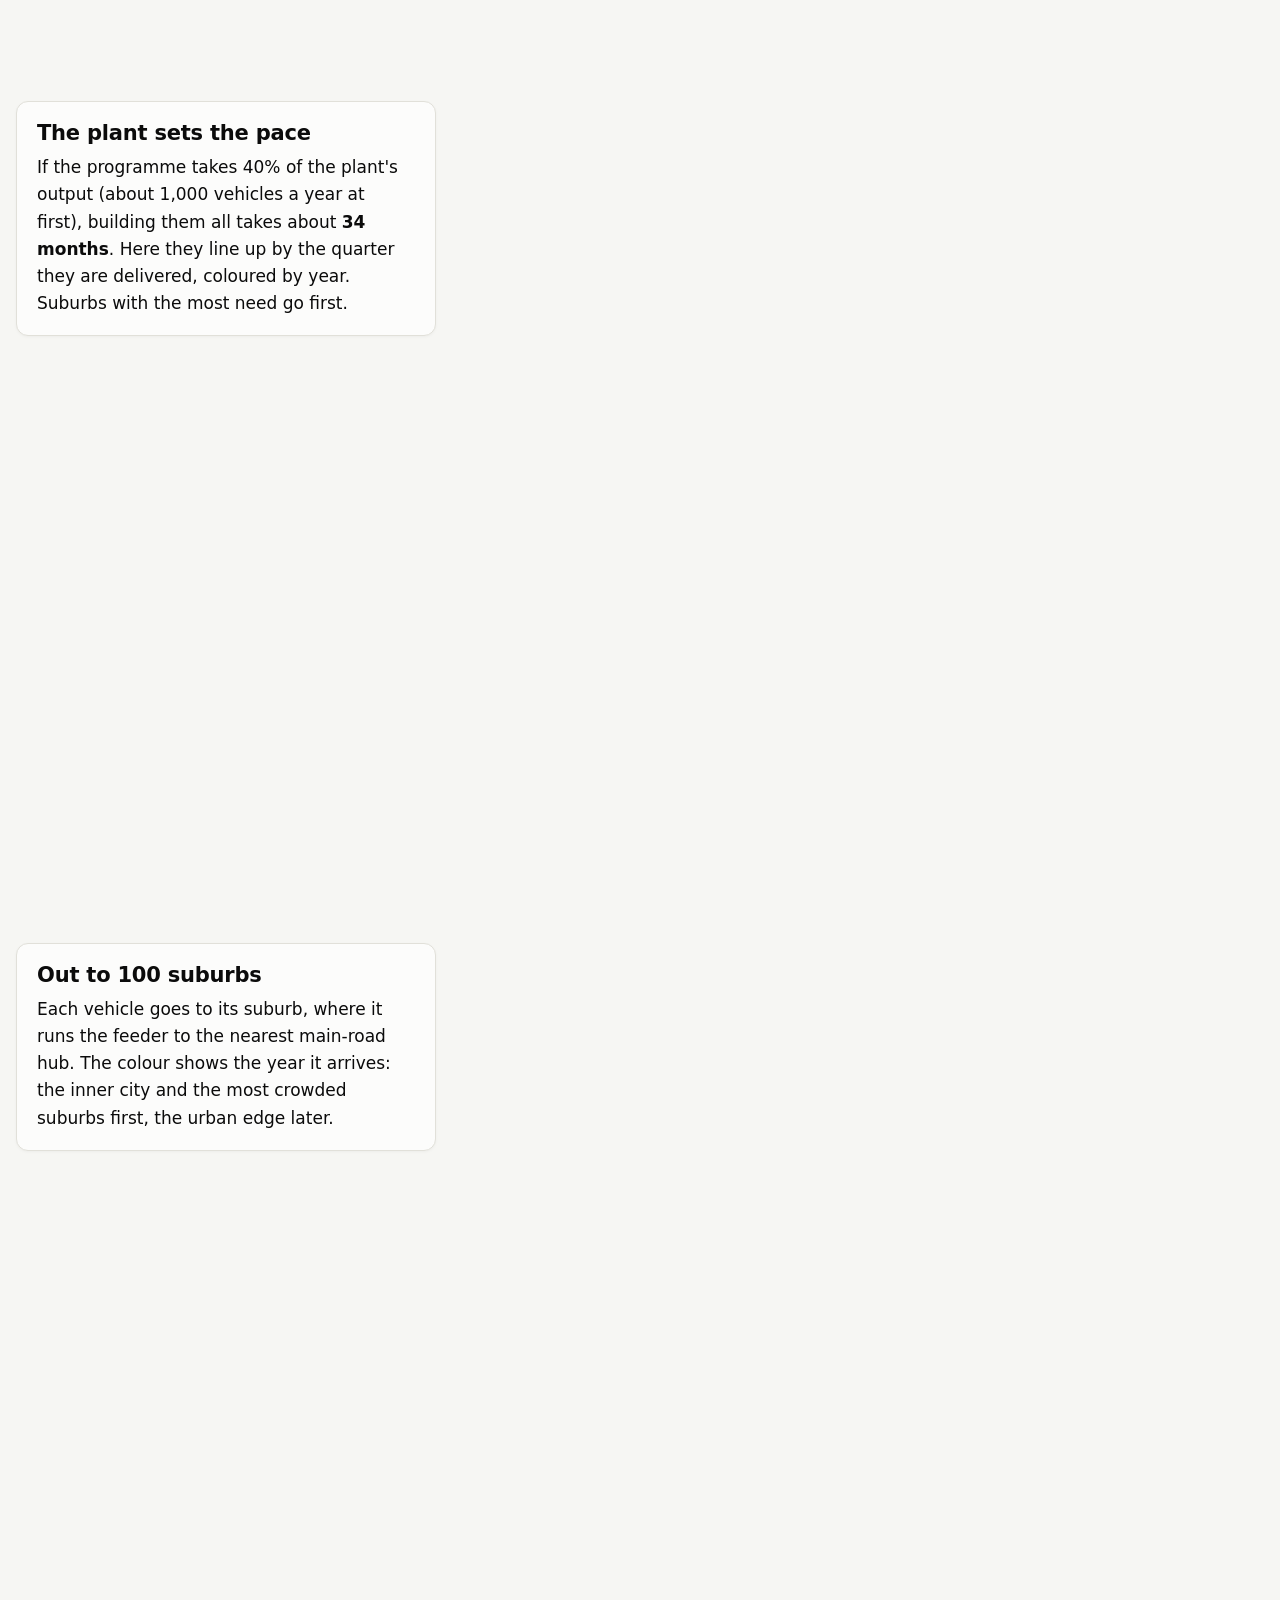
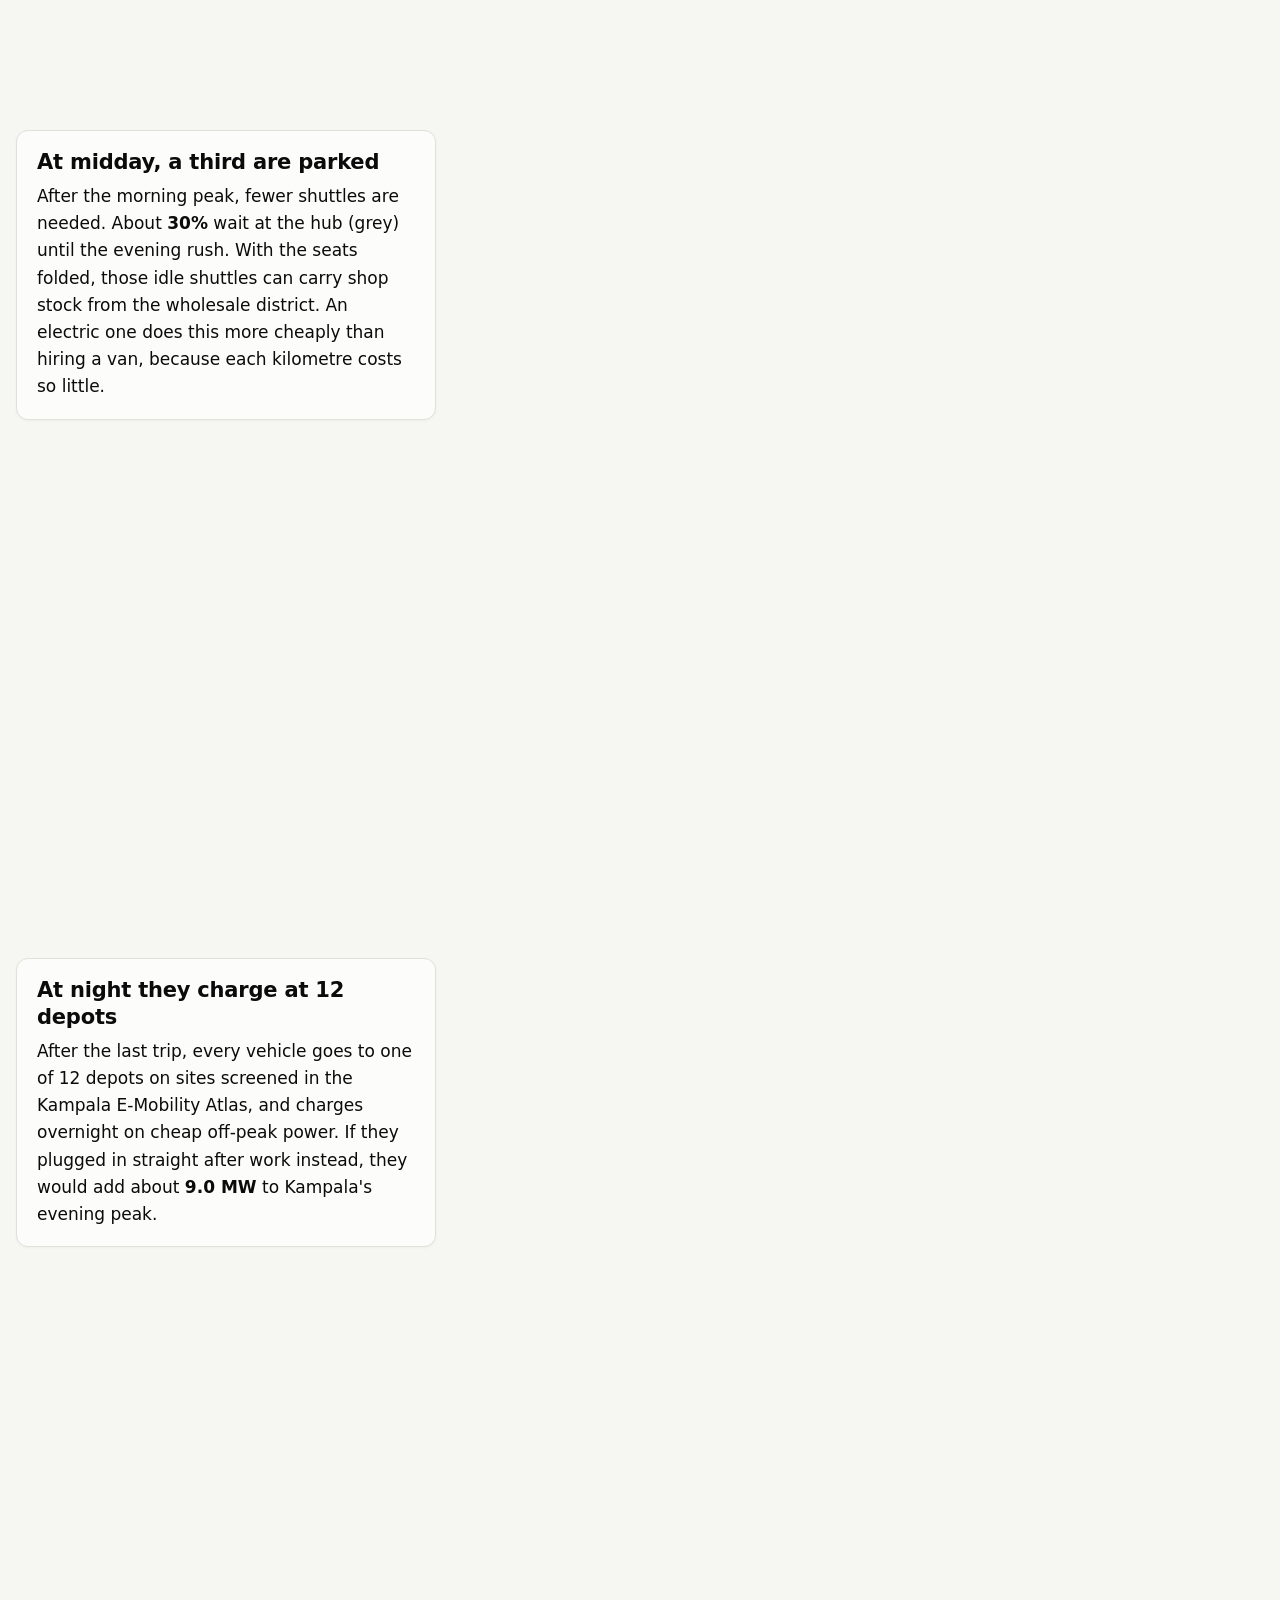
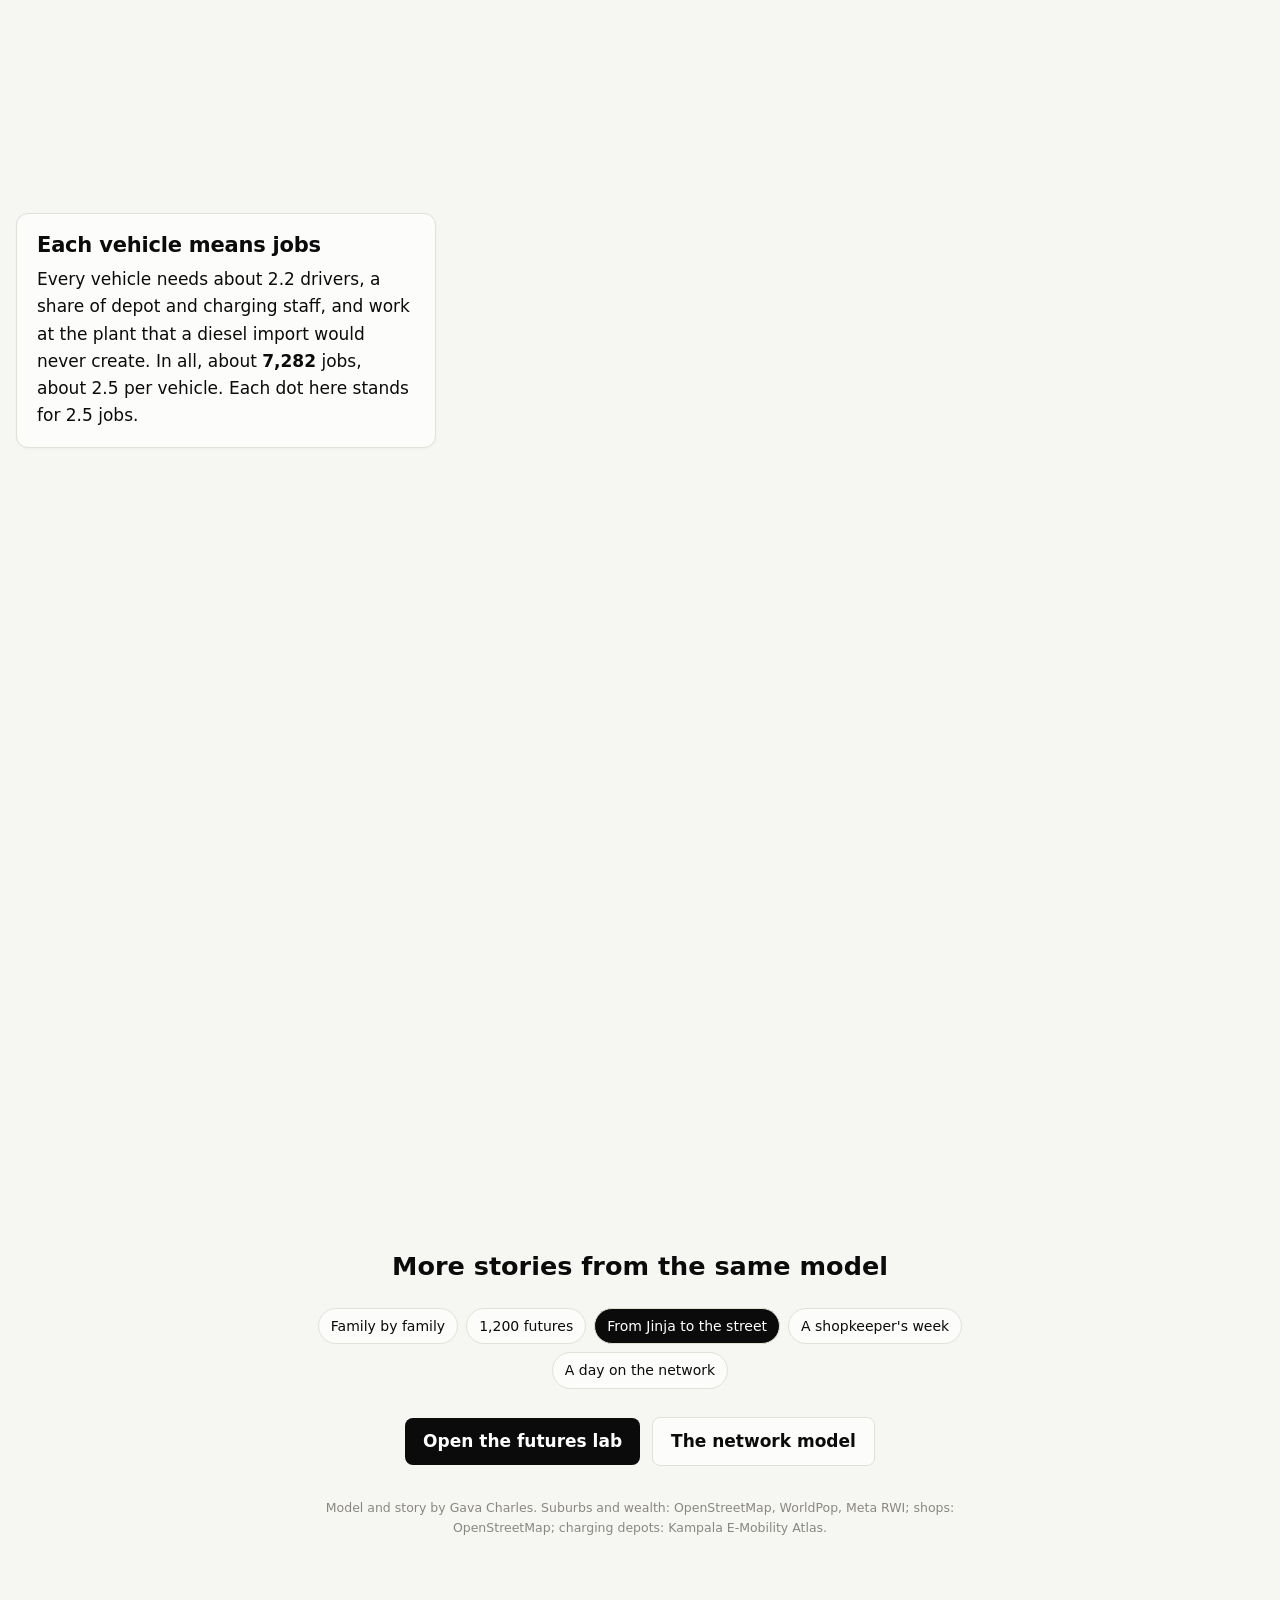
<file: kiira/story/vehicles/index.html>
<!doctype html>
<html lang="en">
<head>
<meta charset="utf-8">
<meta name="viewport" content="width=device-width, initial-scale=1">
<title>From Jinja to the Street</title>
<meta name="description" content="Each dot below is one vehicle the Kampala feeder network would need. Scroll to follow them from the Kiira plant in Jinja, out to 100 suburbs, to the charging depots at night, and into the jobs they create.">
<meta name="robots" content="noindex,nofollow">
<meta name="author" content="Gava Charles">
<link rel="stylesheet" href="../story.css">
</head>
<body>
<div class="top"><div class="in"><b>Kiira EV Last Mile</b><a href="../">Stories</a><a href="../../futures/">Futures lab</a><a href="../../">Main Kiira page</a><span class="bar"><i id="prog"></i></span><span class="note">Gava Charles</span></div></div>
<header class="title">
  <h1>From Jinja to the street</h1>
  <p>Each dot below is one vehicle the Kampala feeder network would need. Scroll to follow them from the Kiira plant in Jinja, out to 100 suburbs, to the charging depots at night, and into the jobs they create.</p>
  <p class="by">By Gava Charles · November 2026 · from the Kiira futures lab, an agent-based model; planning estimates from open data and stated assumptions</p>
</header>
<div id="story">
  <div id="steps"></div>
  <div id="fig"><div id="stage"><canvas id="cv"></canvas><svg id="over"></svg></div><div id="cap"></div></div>
</div>
<div class="end">
  <h2>More stories from the same model</h2>
  <div class="others"><a href="../">Family by family</a><a href="../futures/">1,200 futures</a><a href="../vehicles/" style="background:var(--ink);color:#fff">From Jinja to the street</a><a href="../shops/">A shopkeeper's week</a><a href="../day/">A day on the network</a></div>
  <p style="margin-top:18px"><a class="btn" href="../../futures/">Open the futures lab</a><a class="btn alt" href="../../">The network model</a></p>
  <p class="note" style="margin-top:22px">Model and story by Gava Charles. Suburbs and wealth: OpenStreetMap, WorldPop, Meta RWI; shops: OpenStreetMap; charging depots: Kampala E-Mobility Atlas.</p>
</div>
<script src="../../data.js"></script>
<script src="data.js"></script>
<script src="../engine.js"></script>
<script src="story.js"></script>
</body>
</html>
</file>
<file: kiira/story/story.css>
:root{
  --bg:#f6f6f3; --surface:#fcfcfb; --ink:#0b0b0b; --ink2:#52514e; --muted:#898781; --rule:#e1e0d9;
  --blue:#2a78d6; --orange:#eb6834; --aqua:#1baf7a; --violet:#6250d6; --amber:#eda100; --grey:#898781;
  --f:system-ui,-apple-system,"Segoe UI",Roboto,sans-serif;
}
*{box-sizing:border-box}
html{scroll-behavior:smooth}
body{margin:0;background:var(--bg);color:var(--ink);font:17px/1.6 var(--f)}
a{color:var(--blue)}
.top{position:sticky;top:0;z-index:20;background:rgba(246,246,243,.94);backdrop-filter:blur(6px);border-bottom:1px solid var(--rule)}
.top .in{max-width:1320px;margin:0 auto;padding:9px 16px;display:flex;gap:16px;align-items:center;flex-wrap:wrap;font-size:13.5px}
.top b{font-size:14.5px}
.top a{color:var(--ink2);text-decoration:none}
.top .bar{flex:1;min-width:120px;height:3px;background:var(--rule);border-radius:2px;overflow:hidden}
.top .bar i{display:block;height:100%;width:0;background:var(--ink)}
.title{max-width:1320px;margin:0 auto;padding:46px 16px 10px}
.title h1{font-size:clamp(30px,4.4vw,52px);line-height:1.08;letter-spacing:-.02em;margin:0 0 14px;max-width:980px}
.title p{color:var(--ink2);max-width:760px;margin:0 0 6px}
.title .by{font-size:14px;color:var(--muted)}
#story{max-width:1320px;margin:0 auto;padding:0 16px;display:grid;grid-template-columns:minmax(300px,420px) 1fr;gap:36px}
#steps{padding:30vh 0 50vh}
.step{min-height:92vh;display:flex;align-items:center}
.step .card{background:var(--surface);border:1px solid var(--rule);border-radius:12px;padding:18px 20px;box-shadow:0 1px 3px rgba(0,0,0,.04)}
.step h2{font-size:21px;line-height:1.25;margin:0 0 8px;letter-spacing:-.01em}
.step p{margin:0 0 10px}
.step p:last-child{margin-bottom:0}
.step .k{font-weight:700;font-variant-numeric:tabular-nums}
.sw{display:inline-block;width:11px;height:11px;border-radius:50%;margin:0 3px 0 1px;vertical-align:-1px}
#fig{position:sticky;top:44px;height:calc(100vh - 44px);display:flex;flex-direction:column;justify-content:center}
#stage{position:relative;width:100%;height:min(80vh,760px)}
#stage canvas{position:absolute;inset:0;width:100%;height:100%}
#over{position:absolute;inset:0;width:100%;height:100%;pointer-events:none;overflow:visible}
#over text{font:13px var(--f);fill:var(--ink2)}
#over .h{font-weight:700;fill:var(--ink);font-size:14px}
#over .big{font-weight:700;fill:var(--ink);font-size:22px}
#cap{font-size:13px;color:var(--ink2);min-height:40px;margin-top:6px}
.end{max-width:760px;margin:0 auto;padding:30px 16px 80px;text-align:center}
.end a.btn{display:inline-block;margin:10px 6px;padding:10px 18px;border-radius:8px;background:var(--ink);color:#fff;text-decoration:none;font-weight:600}
.end a.btn.alt{background:var(--surface);color:var(--ink);border:1px solid var(--rule)}
.note{font-size:12.5px;color:var(--muted)}
@media (max-width:860px){
  #story{grid-template-columns:1fr;gap:0}
  #fig{order:-1;top:40px;height:58vh;z-index:5;background:var(--bg)}
  #stage{height:52vh}
  #steps{padding:10vh 0 40vh;position:relative;z-index:6}
  .step{min-height:80vh;align-items:flex-end}
  .step .card{background:rgba(252,252,251,.96)}
  body{font-size:16px}
}
.others{display:flex;flex-wrap:wrap;gap:8px;justify-content:center;margin-top:14px}.others a{font-size:14px;padding:6px 12px;border:1px solid var(--rule);border-radius:999px;background:var(--surface);color:var(--ink);text-decoration:none}
</file>
